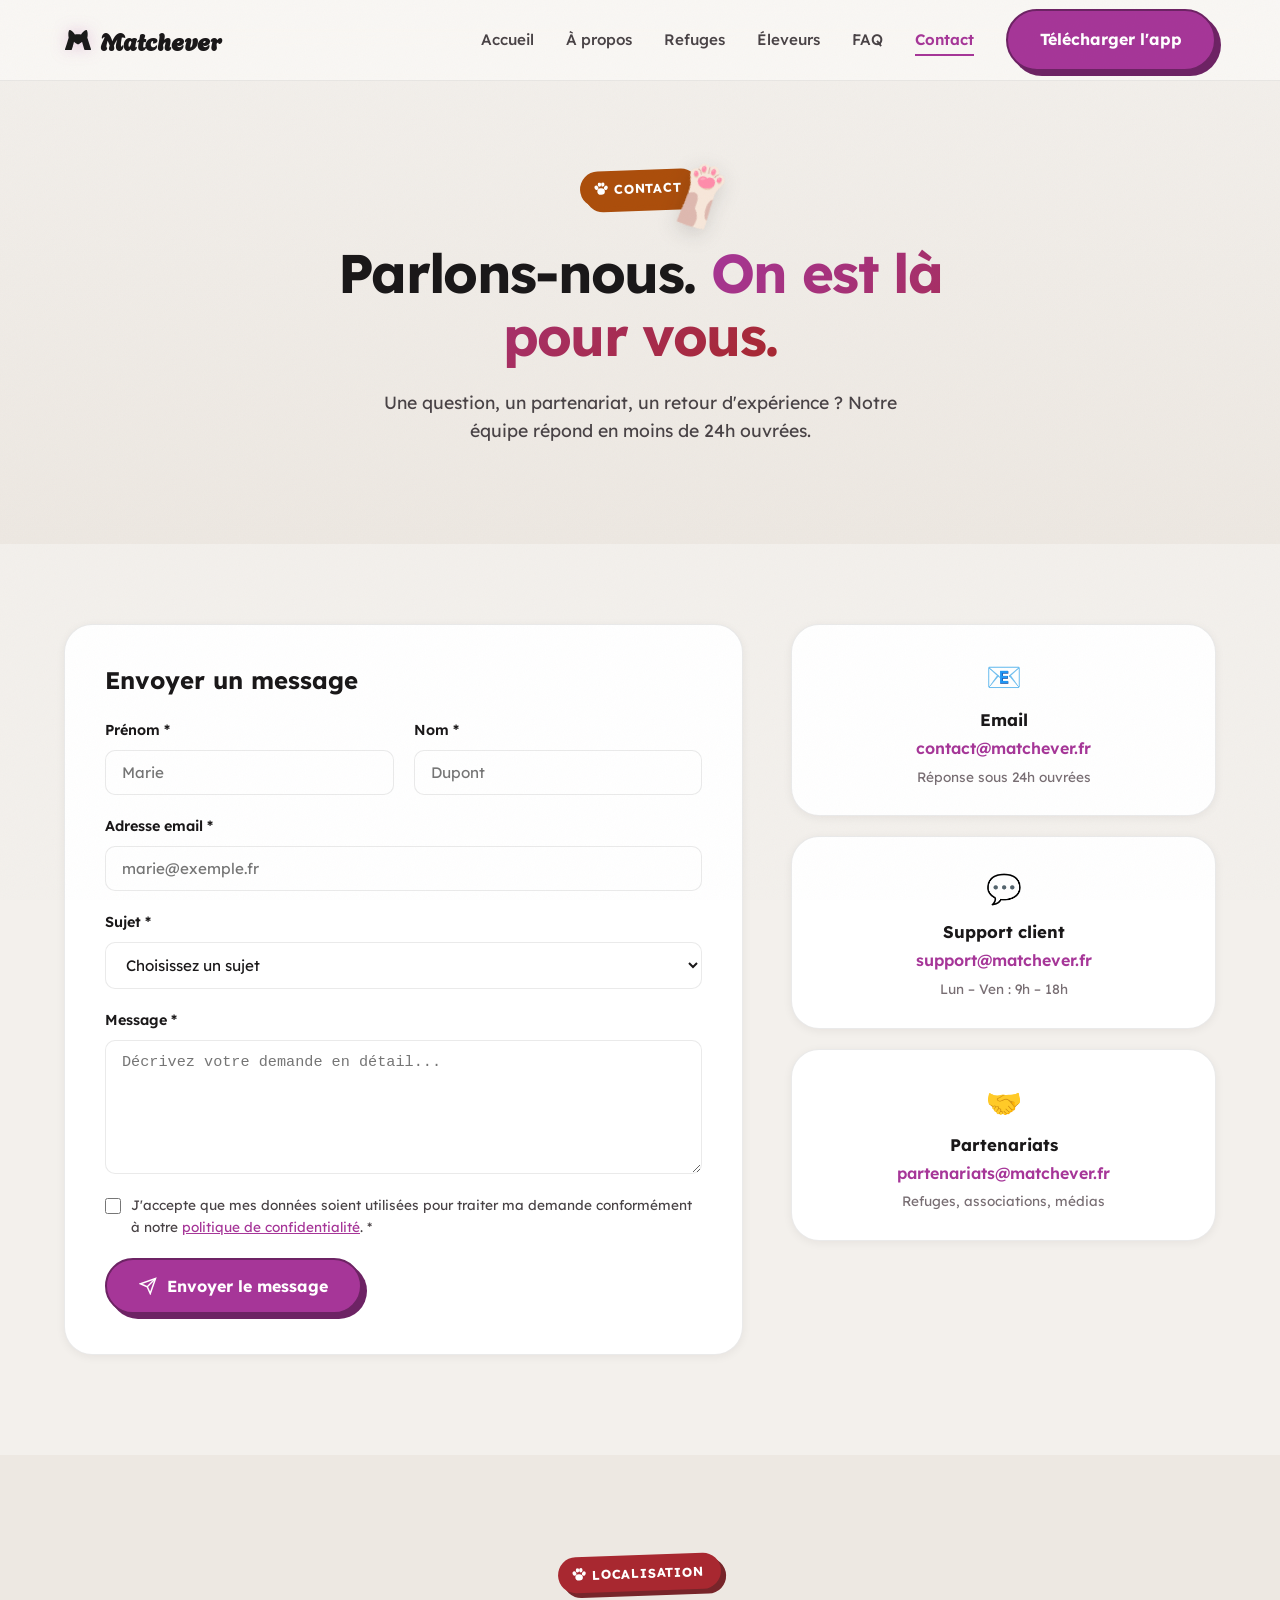
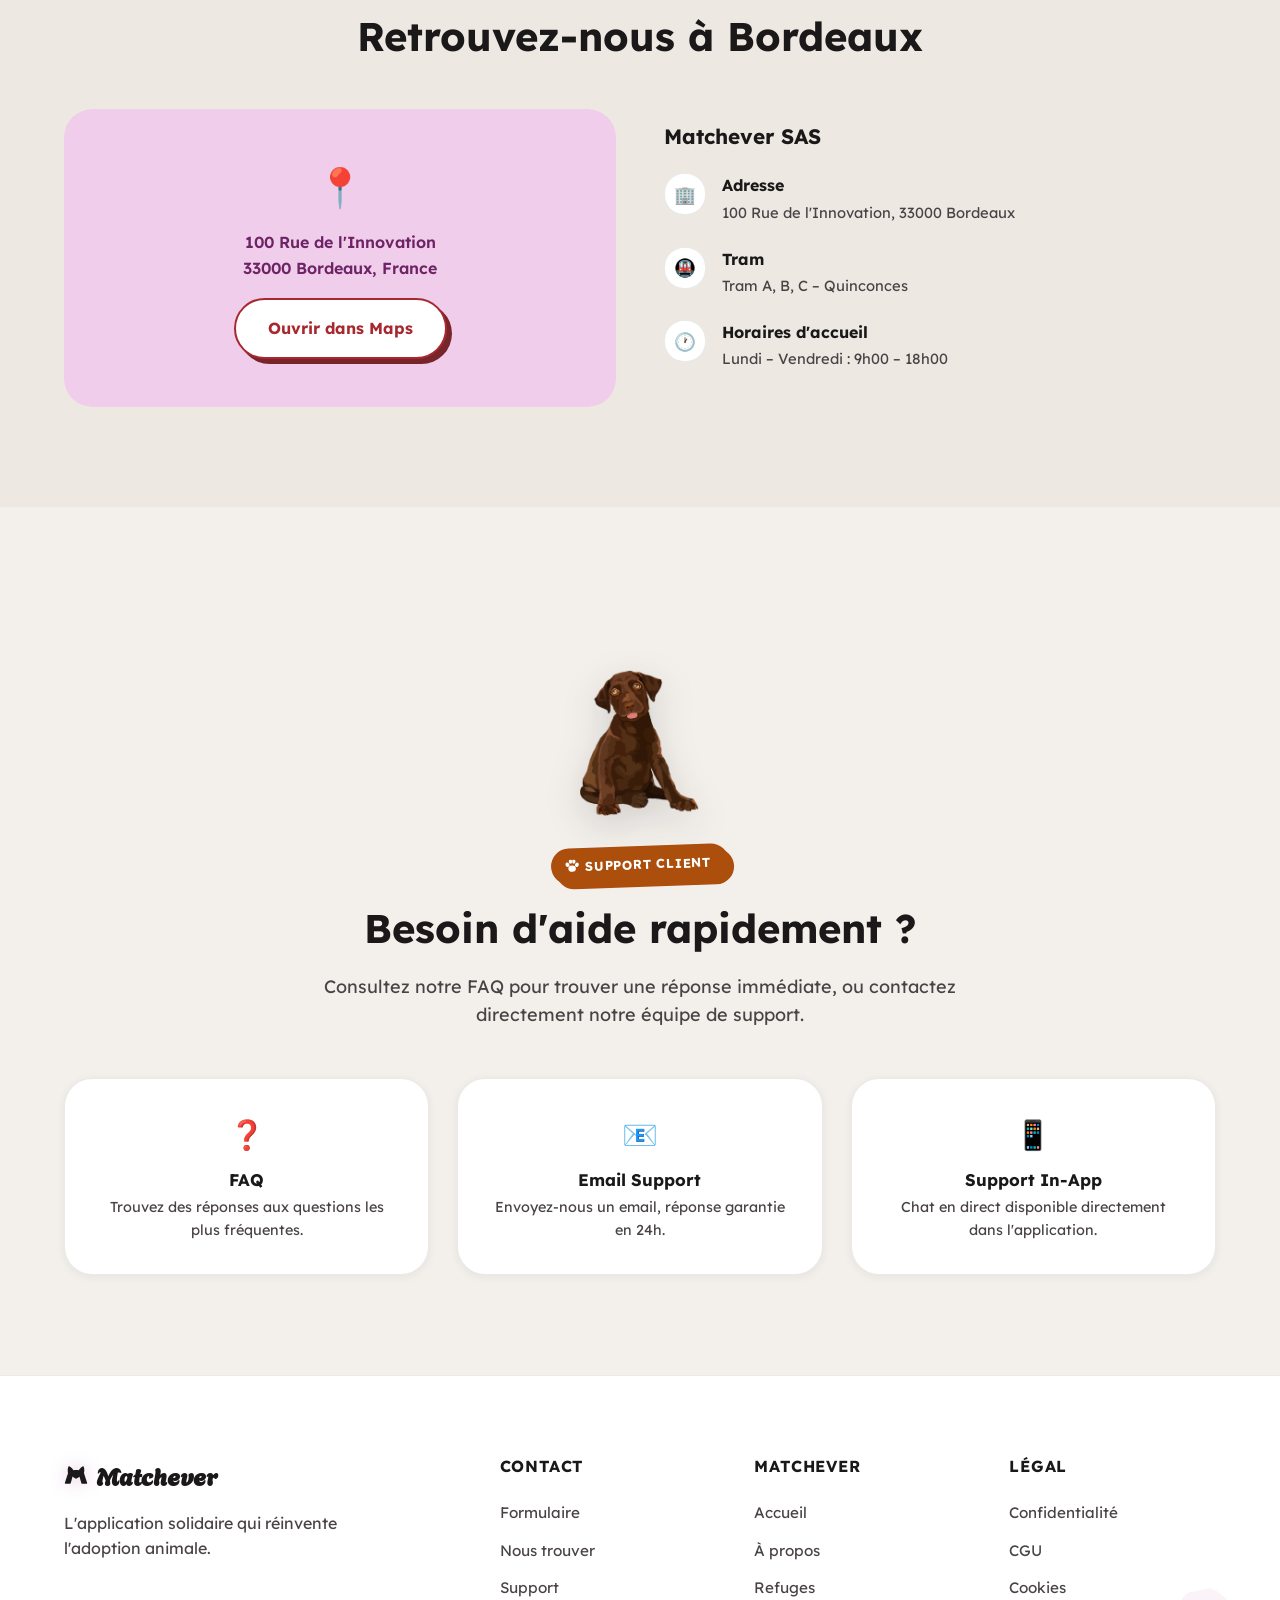
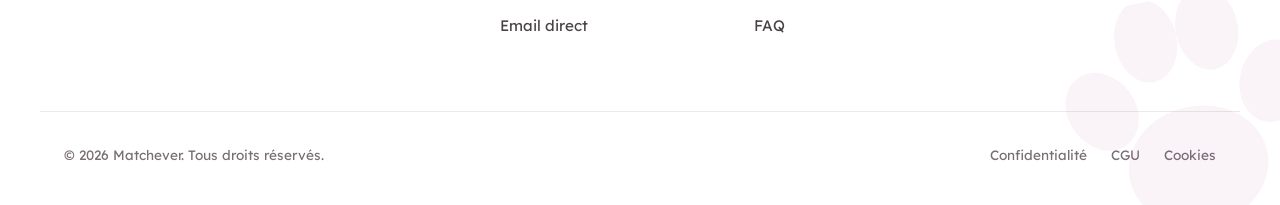
<file: contact.html>
<!DOCTYPE html>
<html lang="fr">

<head>
  <meta charset="UTF-8">
  <meta name="viewport" content="width=device-width, initial-scale=1.0">
  <title>Contact | Matchever</title>
  <meta name="description"
    content="Contactez l'équipe Matchever. Formulaire de contact, support client, et localisation de nos bureaux.">
  <link rel="icon" type="image/svg+xml" href="logo.svg">
  <link rel="stylesheet" href="style.css">
</head>

<body>

  <a href="#main-content" class="sr-only" tabindex="0">Aller directement au contenu principal</a>

  <header class="header" id="header" role="banner">
    <div class="container header-container">
      <a href="index.html" class="logo" aria-label="Matchever - Retour à l'accueil">
        <img src="logo.svg" alt="" class="logo-img" aria-hidden="true" width="28" height="28">
        <span>Matchever</span>
      </a>
      <button class="menu-toggle" id="menu-toggle" aria-expanded="false" aria-controls="nav-menu"
        aria-label="Ouvrir le menu">
        <svg width="24" height="24" viewBox="0 0 24 24" fill="none" stroke="currentColor" stroke-width="2"
          stroke-linecap="round" stroke-linejoin="round" aria-hidden="true">
          <line x1="3" y1="12" x2="21" y2="12"></line>
          <line x1="3" y1="6" x2="21" y2="6"></line>
          <line x1="3" y1="18" x2="21" y2="18"></line>
        </svg>
      </button>
      <nav class="nav-menu" id="nav-menu" role="navigation" aria-label="Menu principal">
        <a href="index.html" class="nav-link">Accueil</a>
        <a href="about.html" class="nav-link">À propos</a>
        <a href="refuge.html" class="nav-link">Refuges</a>
        <a href="eleveur.html" class="nav-link">Éleveurs</a>
        <a href="faq.html" class="nav-link">FAQ</a>
        <a href="contact.html" class="nav-link nav-link-active">Contact</a>
        <div class="nav-cta">
          <a href="index.html#download" class="btn btn-primary">Télécharger l'app</a>
        </div>
      </nav>
    </div>
  </header>

  <main id="main-content" role="main">

    <!-- Page Hero -->
    <section class="page-hero page-hero-contact" id="page-top">
      <div class="container page-hero-content">
        <div class="deco-sticker-anchor">
          <span class="section-tag">Contact</span>
          <img src="paw2.png" alt="" aria-hidden="true" class="deco-sticker deco-sticker-hero">
        </div>
        <h1>Parlons-nous. <span class="text-gradient">On est là pour vous.</span></h1>
        <p>Une question, un partenariat, un retour d'expérience ? Notre équipe répond en moins de 24h ouvrées.</p>
      </div>
    </section>

    <!-- Formulaire de contact -->
    <section class="contact-section reveal" id="formulaire">
      <div class="container contact-grid">

        <div class="contact-form-wrapper">
          <h2>Envoyer un message</h2>
          <form class="contact-form" id="contact-form" novalidate>
            <div class="form-row">
              <div class="form-group">
                <label for="contact-firstname">Prénom *</label>
                <input type="text" id="contact-firstname" name="firstname" placeholder="Marie" required
                  autocomplete="given-name">
              </div>
              <div class="form-group">
                <label for="contact-lastname">Nom *</label>
                <input type="text" id="contact-lastname" name="lastname" placeholder="Dupont" required
                  autocomplete="family-name">
              </div>
            </div>
            <div class="form-group">
              <label for="contact-email">Adresse email *</label>
              <input type="email" id="contact-email" name="email" placeholder="marie@exemple.fr" required
                autocomplete="email">
            </div>
            <div class="form-group">
              <label for="contact-subject">Sujet *</label>
              <select id="contact-subject" name="subject" required>
                <option value="" disabled selected>Choisissez un sujet</option>
                <option value="adoptant">Je suis un adoptant</option>
                <option value="refuge">Je représente un refuge</option>
                <option value="eleveur">Je suis un éleveur</option>
                <option value="partenariat">Partenariat / Presse</option>
                <option value="technique">Problème technique</option>
                <option value="autre">Autre</option>
              </select>
            </div>
            <div class="form-group">
              <label for="contact-message">Message *</label>
              <textarea id="contact-message" name="message" rows="6" placeholder="Décrivez votre demande en détail..."
                required></textarea>
            </div>
            <div class="form-group form-checkbox">
              <input type="checkbox" id="contact-rgpd" name="rgpd" required>
              <label for="contact-rgpd">J'accepte que mes données soient utilisées pour traiter ma demande conformément
                à notre <a href="privacy.html">politique de confidentialité</a>. *</label>
            </div>
            <button type="submit" class="btn btn-primary" id="contact-submit-btn">
              <svg width="18" height="18" viewBox="0 0 24 24" fill="none" stroke="currentColor" stroke-width="2"
                aria-hidden="true">
                <line x1="22" y1="2" x2="11" y2="13"></line>
                <polygon points="22 2 15 22 11 13 2 9 22 2"></polygon>
              </svg>
              Envoyer le message
            </button>
            <div class="form-success" id="form-success" aria-live="polite" style="display:none;">
              <span>✅ Merci ! Votre message a bien été envoyé. Nous vous répondrons dans les 24h.</span>
            </div>
          </form>
        </div>

        <aside class="contact-info">
          <div class="contact-info-card">
            <div class="contact-info-icon" aria-hidden="true">📧</div>
            <h3>Email</h3>
            <a href="mailto:contact@matchever.fr">contact@matchever.fr</a>
            <p>Réponse sous 24h ouvrées</p>
          </div>
          <div class="contact-info-card">
            <div class="contact-info-icon" aria-hidden="true">💬</div>
            <h3>Support client</h3>
            <a href="mailto:support@matchever.fr">support@matchever.fr</a>
            <p>Lun – Ven : 9h – 18h</p>
          </div>
          <div class="contact-info-card">
            <div class="contact-info-icon" aria-hidden="true">🤝</div>
            <h3>Partenariats</h3>
            <a href="mailto:partenariats@matchever.fr">partenariats@matchever.fr</a>
            <p>Refuges, associations, médias</p>
          </div>
        </aside>
      </div>
    </section>

    <!-- Localisation -->
    <section class="location-section reveal" id="localisation">
      <div class="container">
        <div class="text-center">
          <span class="section-tag section-tag-secondary">Localisation</span>
          <h2 class="section-title">Retrouvez-nous à Bordeaux</h2>
        </div>
        <div class="location-grid">
          <div class="location-map">
            <div class="map-placeholder" aria-label="Carte indiquant notre adresse à Bordeaux">
              <div class="map-pin" aria-hidden="true">📍</div>
              <p>100 Rue de l'Innovation</p>
              <p>33000 Bordeaux, France</p>
              <a href="https://maps.google.com" target="_blank" rel="noopener noreferrer" class="btn btn-secondary"
                style="margin-top:16px;">Ouvrir dans Maps</a>
            </div>
          </div>
          <div class="location-details">
            <h3>Matchever SAS</h3>
            <div class="location-detail-item">
              <span class="location-icon" aria-hidden="true">🏢</span>
              <div>
                <strong>Adresse</strong>
                <p>100 Rue de l'Innovation, 33000 Bordeaux</p>
              </div>
            </div>
            <div class="location-detail-item">
              <span class="location-icon" aria-hidden="true">🚇</span>
              <div>
                <strong>Tram</strong>
                <p>Tram A, B, C – Quinconces</p>
              </div>
            </div>
            <div class="location-detail-item">
              <span class="location-icon" aria-hidden="true">🕐</span>
              <div>
                <strong>Horaires d'accueil</strong>
                <p>Lundi – Vendredi : 9h00 – 18h00</p>
              </div>
            </div>
          </div>
        </div>
      </div>
    </section>

    <!-- Support client -->
    <section class="support-section reveal" id="support">
      <div class="container text-center">
        <img src="dog2.png" alt="" aria-hidden="true" class="section-mascot-top">
        <span class="section-tag">Support client</span>
        <h2 class="section-title">Besoin d'aide rapidement ?</h2>
        <p class="section-desc">Consultez notre FAQ pour trouver une réponse immédiate, ou contactez directement notre
          équipe de support.</p>
        <div class="support-options">
          <a href="faq.html" class="support-option-card">
            <div class="support-option-icon" aria-hidden="true">❓</div>
            <h3>FAQ</h3>
            <p>Trouvez des réponses aux questions les plus fréquentes.</p>
          </a>
          <a href="mailto:support@matchever.fr" class="support-option-card">
            <div class="support-option-icon" aria-hidden="true">📧</div>
            <h3>Email Support</h3>
            <p>Envoyez-nous un email, réponse garantie en 24h.</p>
          </a>
          <a href="index.html#download" class="support-option-card">
            <div class="support-option-icon" aria-hidden="true">📱</div>
            <h3>Support In-App</h3>
            <p>Chat en direct disponible directement dans l'application.</p>
          </a>
        </div>
      </div>
    </section>

  </main>

  <footer class="footer" role="contentinfo">
    <div class="container footer-grid">
      <div class="footer-brand">
        <a href="index.html" class="logo" aria-label="Matchever - Retour à l'accueil">
          <img src="logo.svg" alt="" class="logo-img" aria-hidden="true" width="24" height="24">
          <span>Matchever</span>
        </a>
        <p>L'application solidaire qui réinvente l'adoption animale.</p>
      </div>
      <div class="footer-col">
        <h4>Contact</h4>
        <ul class="footer-links">
          <li><a href="#formulaire">Formulaire</a></li>
          <li><a href="#localisation">Nous trouver</a></li>
          <li><a href="#support">Support</a></li>
          <li><a href="mailto:contact@matchever.fr">Email direct</a></li>
        </ul>
      </div>
      <div class="footer-col">
        <h4>Matchever</h4>
        <ul class="footer-links">
          <li><a href="index.html">Accueil</a></li>
          <li><a href="about.html">À propos</a></li>
          <li><a href="refuge.html">Refuges</a></li>
          <li><a href="faq.html">FAQ</a></li>
        </ul>
      </div>
      <div class="footer-col">
        <h4>Légal</h4>
        <ul class="footer-links">
          <li><a href="privacy.html">Confidentialité</a></li>
          <li><a href="terms.html">CGU</a></li>
          <li><a href="cookies.html">Cookies</a></li>
        </ul>
      </div>
    </div>
    <div class="container footer-bottom">
      <p>&copy; 2026 Matchever. Tous droits réservés.</p>
      <div class="footer-legal-links">
        <a href="privacy.html">Confidentialité</a>
        <a href="terms.html">CGU</a>
        <a href="cookies.html">Cookies</a>
      </div>
    </div>
  </footer>

  <script src="app.js"></script>
  <script>
    // Contact form handler
    const form = document.getElementById('contact-form');
    if (form) {
      form.addEventListener('submit', (e) => {
        e.preventDefault();
        const success = document.getElementById('form-success');
        const btn = document.getElementById('contact-submit-btn');
        btn.textContent = 'Envoi en cours...';
        btn.disabled = true;
        setTimeout(() => {
          success.style.display = 'block';
          form.reset();
          btn.textContent = 'Message envoyé ✓';
        }, 1200);
      });
    }
  </script>
</body>

</html>
</file>
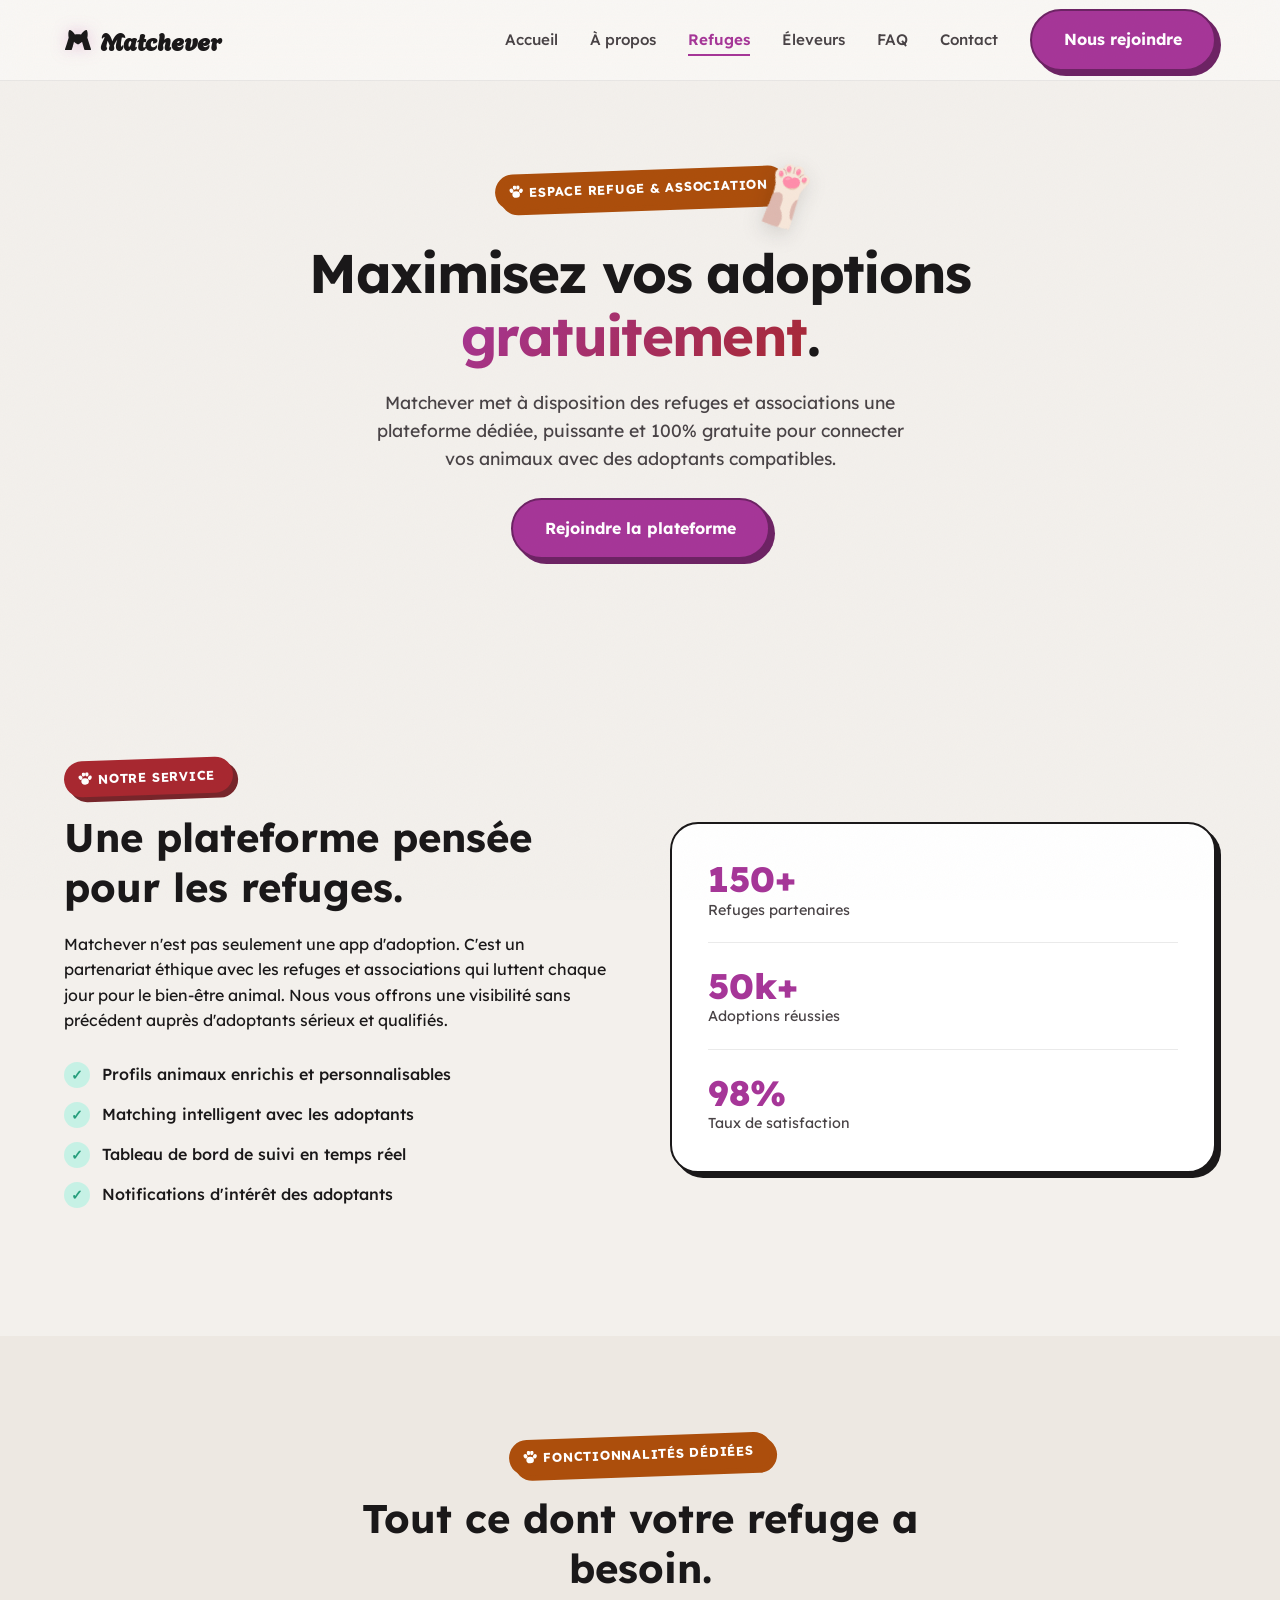
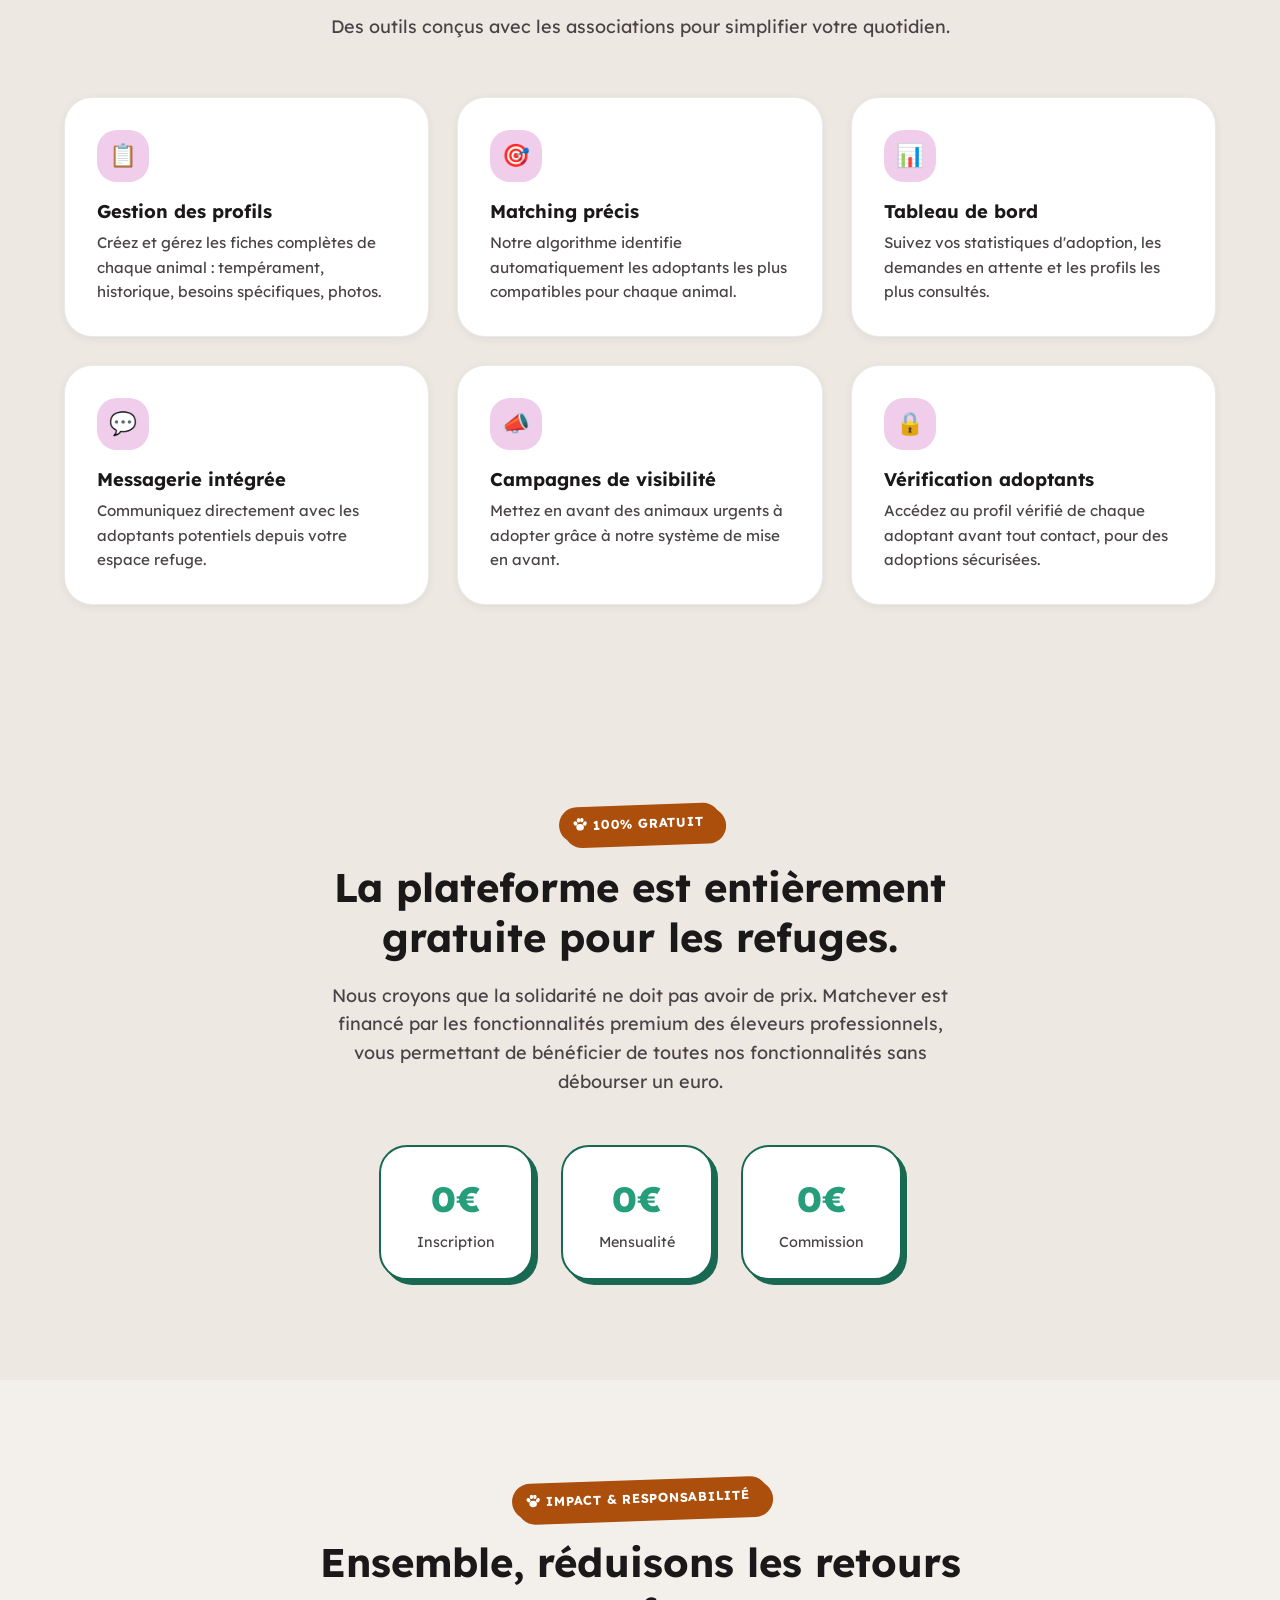
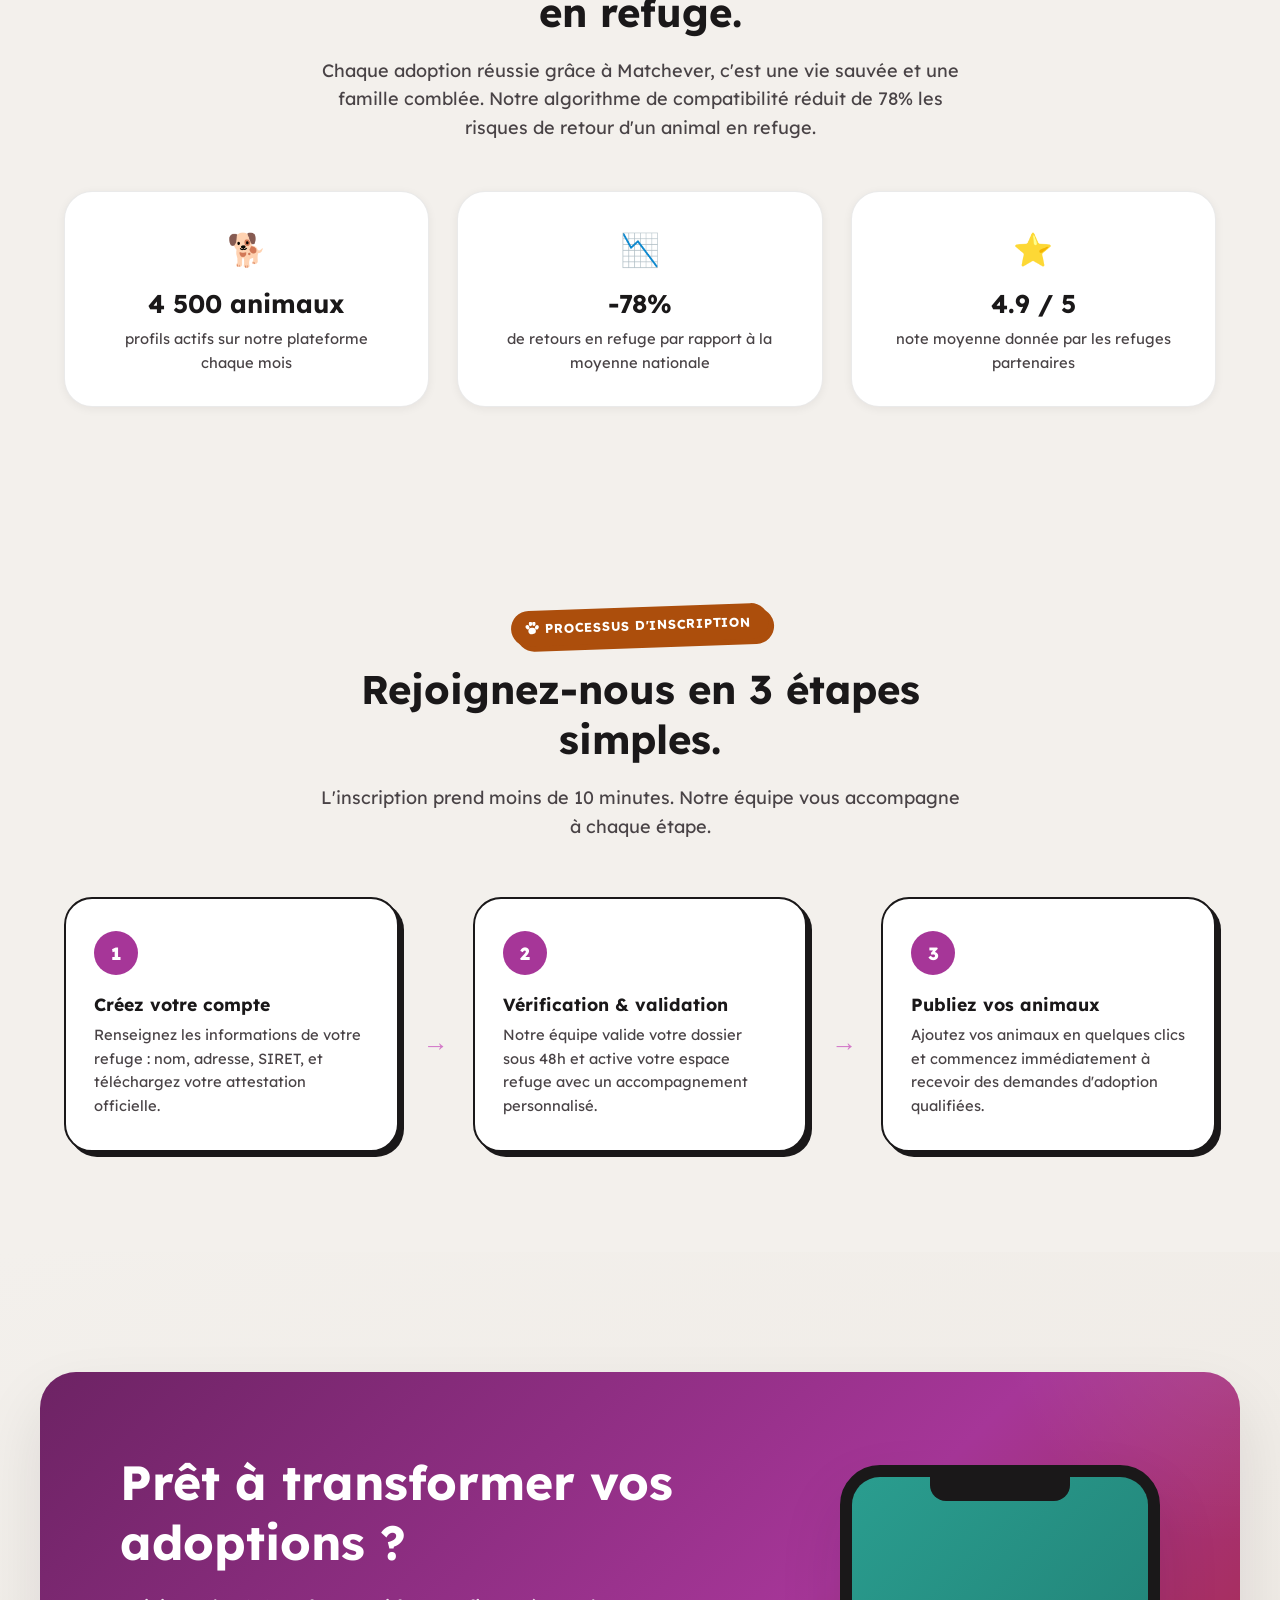
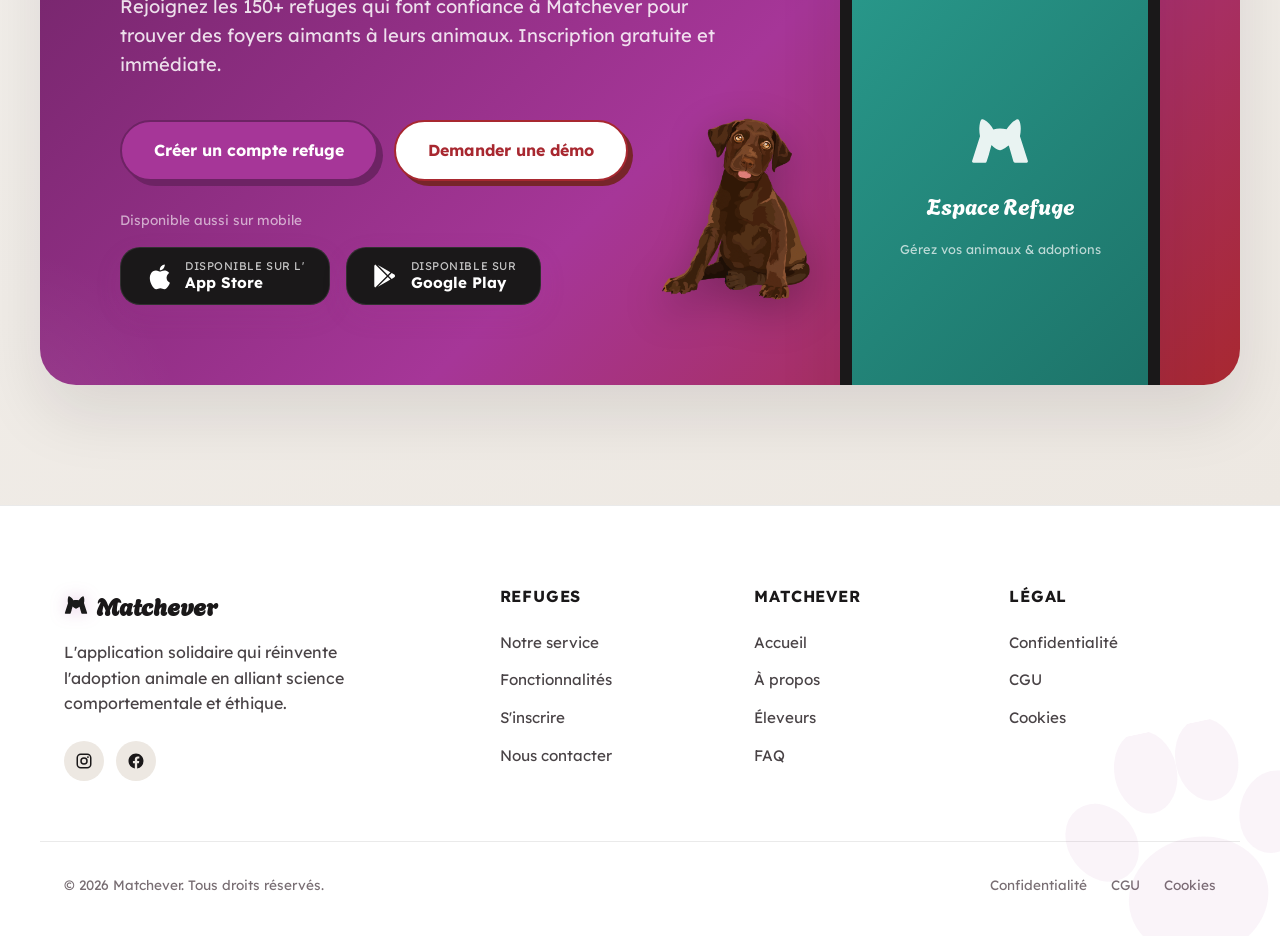
<file: refuge.html>
<!DOCTYPE html>
<html lang="fr">

<head>
  <meta charset="UTF-8">
  <meta name="viewport" content="width=device-width, initial-scale=1.0">
  <title>Espace Refuge & Association | Matchever</title>
  <meta name="description"
    content="Rejoignez Matchever en tant que refuge ou association de protection animale. Plateforme gratuite, dédiée, et solidaire pour maximiser vos adoptions.">
  <link rel="icon" type="image/svg+xml" href="logo.svg">
  <link rel="stylesheet" href="style.css">
</head>

<body>

  <a href="#main-content" class="sr-only" tabindex="0">Aller directement au contenu principal</a>

  <header class="header" id="header" role="banner">
    <div class="container header-container">
      <a href="index.html" class="logo" aria-label="Matchever - Retour à l'accueil">
        <img src="logo.svg" alt="" class="logo-img" aria-hidden="true" width="28" height="28">
        <span>Matchever</span>
      </a>
      <button class="menu-toggle" id="menu-toggle" aria-expanded="false" aria-controls="nav-menu"
        aria-label="Ouvrir le menu de navigation">
        <svg width="24" height="24" viewBox="0 0 24 24" fill="none" stroke="currentColor" stroke-width="2"
          stroke-linecap="round" stroke-linejoin="round" aria-hidden="true">
          <line x1="3" y1="12" x2="21" y2="12"></line>
          <line x1="3" y1="6" x2="21" y2="6"></line>
          <line x1="3" y1="18" x2="21" y2="18"></line>
        </svg>
      </button>
      <nav class="nav-menu" id="nav-menu" role="navigation" aria-label="Menu principal">
        <a href="index.html" class="nav-link">Accueil</a>
        <a href="about.html" class="nav-link">À propos</a>
        <a href="refuge.html" class="nav-link nav-link-active">Refuges</a>
        <a href="eleveur.html" class="nav-link">Éleveurs</a>
        <a href="faq.html" class="nav-link">FAQ</a>
        <a href="contact.html" class="nav-link">Contact</a>
        <div class="nav-cta">
          <a href="#rejoindre" class="btn btn-primary">Nous rejoindre</a>
        </div>
      </nav>
    </div>
  </header>

  <main id="main-content" role="main">

    <!-- Page Hero -->
    <section class="page-hero" id="page-top">
      <div class="container page-hero-content">
        <div class="deco-sticker-anchor">
          <span class="section-tag">Espace Refuge & Association</span>
          <img src="paw2.png" alt="" aria-hidden="true" class="deco-sticker deco-sticker-hero">
        </div>
        <h1>Maximisez vos adoptions <span class="text-gradient">gratuitement</span>.</h1>
        <p>Matchever met à disposition des refuges et associations une plateforme dédiée, puissante et 100% gratuite
          pour connecter vos animaux avec des adoptants compatibles.</p><br>
        <a href="#rejoindre" class="btn btn-primary">Rejoindre la plateforme</a>
      </div>
    </section>

    <!-- Présentation du service -->
    <section class="content-section reveal" id="presentation">
      <div class="container two-col-grid">
        <div class="two-col-text">
          <span class="section-tag section-tag-secondary">Notre service</span>
          <h2 class="section-title">Une plateforme pensée pour les refuges.</h2>
          <p>Matchever n'est pas seulement une app d'adoption. C'est un partenariat éthique avec les refuges et
            associations qui luttent chaque jour pour le bien-être animal. Nous vous offrons une visibilité sans
            précédent auprès d'adoptants sérieux et qualifiés.</p>
          <ul class="feature-list">
            <li><span class="feature-check">✓</span> Profils animaux enrichis et personnalisables</li>
            <li><span class="feature-check">✓</span> Matching intelligent avec les adoptants</li>
            <li><span class="feature-check">✓</span> Tableau de bord de suivi en temps réel</li>
            <li><span class="feature-check">✓</span> Notifications d'intérêt des adoptants</li>
          </ul>
        </div>
        <div class="two-col-visual">
          <div class="visual-card">
            <div class="visual-stat">
              <span class="visual-stat-number">150+</span>
              <span class="visual-stat-label">Refuges partenaires</span>
            </div>
            <div class="visual-stat">
              <span class="visual-stat-number">50k+</span>
              <span class="visual-stat-label">Adoptions réussies</span>
            </div>
            <div class="visual-stat">
              <span class="visual-stat-number">98%</span>
              <span class="visual-stat-label">Taux de satisfaction</span>
            </div>
          </div>
        </div>
      </div>
    </section>

    <!-- Fonctionnalités dédiées -->
    <section class="features-section reveal" id="fonctionnalites">
      <div class="container">
        <div class="text-center">
          <span class="section-tag">Fonctionnalités dédiées</span>
          <h2 class="section-title">Tout ce dont votre refuge a besoin.</h2>
          <p class="section-desc">Des outils conçus avec les associations pour simplifier votre quotidien.</p>
        </div>
        <div class="features-grid">
          <article class="feature-card">
            <div class="feature-icon" aria-hidden="true">📋</div>
            <h3>Gestion des profils</h3>
            <p>Créez et gérez les fiches complètes de chaque animal : tempérament, historique, besoins spécifiques,
              photos.</p>
          </article>
          <article class="feature-card">
            <div class="feature-icon" aria-hidden="true">🎯</div>
            <h3>Matching précis</h3>
            <p>Notre algorithme identifie automatiquement les adoptants les plus compatibles pour chaque animal.</p>
          </article>
          <article class="feature-card">
            <div class="feature-icon" aria-hidden="true">📊</div>
            <h3>Tableau de bord</h3>
            <p>Suivez vos statistiques d'adoption, les demandes en attente et les profils les plus consultés.</p>
          </article>
          <article class="feature-card">
            <div class="feature-icon" aria-hidden="true">💬</div>
            <h3>Messagerie intégrée</h3>
            <p>Communiquez directement avec les adoptants potentiels depuis votre espace refuge.</p>
          </article>
          <article class="feature-card">
            <div class="feature-icon" aria-hidden="true">📣</div>
            <h3>Campagnes de visibilité</h3>
            <p>Mettez en avant des animaux urgents à adopter grâce à notre système de mise en avant.</p>
          </article>
          <article class="feature-card">
            <div class="feature-icon" aria-hidden="true">🔒</div>
            <h3>Vérification adoptants</h3>
            <p>Accédez au profil vérifié de chaque adoptant avant tout contact, pour des adoptions sécurisées.</p>
          </article>
        </div>
      </div>
    </section>

    <!-- Gratuité -->
    <section class="highlight-section reveal" id="gratuite">
      <div class="container text-center">
        <span class="section-tag">100% Gratuit</span>
        <h2 class="section-title">La plateforme est entièrement gratuite pour les refuges.</h2>
        <p class="section-desc">Nous croyons que la solidarité ne doit pas avoir de prix. Matchever est financé par les
          fonctionnalités premium des éleveurs professionnels, vous permettant de bénéficier de toutes nos
          fonctionnalités sans débourser un euro.</p>
        <div class="highlight-badges">
          <div class="highlight-badge">
            <span>0€</span>
            <p>Inscription</p>
          </div>
          <div class="highlight-badge">
            <span>0€</span>
            <p>Mensualité</p>
          </div>
          <div class="highlight-badge">
            <span>0€</span>
            <p>Commission</p>
          </div>
        </div>
      </div>
    </section>

    <!-- Impact & Responsabilité -->
    <section class="content-section reveal" id="impact">
      <div class="container text-center">
        <span class="section-tag">Impact & Responsabilité</span>
        <h2 class="section-title">Ensemble, réduisons les retours en refuge.</h2>
        <p class="section-desc">Chaque adoption réussie grâce à Matchever, c'est une vie sauvée et une famille comblée.
          Notre algorithme de compatibilité réduit de 78% les risques de retour d'un animal en refuge.</p>
        <div class="impact-grid">
          <div class="impact-item">
            <div class="impact-icon">🐕</div>
            <h3>4 500 animaux</h3>
            <p>profils actifs sur notre plateforme chaque mois</p>
          </div>
          <div class="impact-item">
            <div class="impact-icon">📉</div>
            <h3>-78%</h3>
            <p>de retours en refuge par rapport à la moyenne nationale</p>
          </div>
          <div class="impact-item">
            <div class="impact-icon">⭐</div>
            <h3>4.9 / 5</h3>
            <p>note moyenne donnée par les refuges partenaires</p>
          </div>
        </div>
      </div>
    </section>

    <!-- Processus d'inscription -->
    <section class="process-section reveal" id="inscription">
      <div class="container">
        <div class="text-center">
          <span class="section-tag">Processus d'inscription</span>
          <h2 class="section-title">Rejoignez-nous en 3 étapes simples.</h2>
          <p class="section-desc">L'inscription prend moins de 10 minutes. Notre équipe vous accompagne à chaque étape.
          </p>
        </div>
        <div class="process-steps">
          <div class="process-step">
            <div class="process-step-num">1</div>
            <h3>Créez votre compte</h3>
            <p>Renseignez les informations de votre refuge : nom, adresse, SIRET, et téléchargez votre attestation
              officielle.</p>
          </div>
          <div class="process-arrow" aria-hidden="true">→</div>
          <div class="process-step">
            <div class="process-step-num">2</div>
            <h3>Vérification &amp; validation</h3>
            <p>Notre équipe valide votre dossier sous 48h et active votre espace refuge avec un accompagnement
              personnalisé.</p>
          </div>
          <div class="process-arrow" aria-hidden="true">→</div>
          <div class="process-step">
            <div class="process-step-num">3</div>
            <h3>Publiez vos animaux</h3>
            <p>Ajoutez vos animaux en quelques clics et commencez immédiatement à recevoir des demandes d'adoption
              qualifiées.</p>
          </div>
        </div>
      </div>
    </section>

    <!-- CTA Rejoindre -->
    <section class="cta-section reveal" id="rejoindre">
      <div class="container cta-container">
        <img src="dog2.png" alt="" aria-hidden="true" class="cta-dog">
        <div class="cta-content">
          <h2>Prêt à transformer vos adoptions ?</h2>
          <p>Rejoignez les 150+ refuges qui font confiance à Matchever pour trouver des foyers aimants à leurs animaux.
            Inscription gratuite et immédiate.</p>
          <div class="cta-join-buttons">
            <a href="contact.html" class="btn btn-primary" id="refuge-join-btn">Créer un compte refuge</a>
            <a href="contact.html" class="btn btn-secondary">Demander une démo</a>
          </div>
          <div class="cta-store-divider">
            <span>Disponible aussi sur mobile</span>
          </div>
          <div class="app-badges">
            <a href="https://www.apple.com/app-store/" class="app-badge-btn" target="_blank" rel="noopener noreferrer"
              aria-label="Télécharger Matchever sur l'App Store">
              <svg viewBox="0 0 32 32" width="24" height="24" aria-hidden="true">
                <path
                  d="M26.5058 27.625C25.33 29.3817 24.0833 31.0958 22.185 31.1242C20.2866 31.1667 19.6775 30.005 17.5241 30.005C15.3566 30.005 14.6908 31.0958 12.8916 31.1667C11.0358 31.2375 9.6333 29.2967 8.4433 27.5825C6.0208 24.0833 4.16497 17.6375 6.6583 13.3025C7.8908 11.1492 10.1008 9.78916 12.495 9.74666C14.3083 9.71833 16.0366 10.9792 17.1558 10.9792C18.2608 10.9792 20.3575 9.46333 22.5533 9.68999C23.4741 9.73249 26.0525 10.0583 27.71 12.495C27.5825 12.58 24.6358 14.3083 24.6641 17.8925C24.7066 22.1708 28.4183 23.6017 28.4608 23.6158C28.4183 23.715 27.8658 25.6558 26.5058 27.625ZM18.4166 4.95833C19.4508 3.78249 21.165 2.88999 22.5816 2.83333C22.7658 4.49083 22.1 6.16249 21.1083 7.35249C20.1308 8.55666 18.5158 9.49166 16.9291 9.36416C16.7166 7.73499 17.51 6.03499 18.4166 4.95833Z">
              </svg>
              <div class="app-badge-text">
                <span class="app-badge-small">Disponible sur l'</span>
                <span class="app-badge-large">App Store</span>
              </div>
            </a>
            <a href="https://play.google.com/store" class="app-badge-btn" target="_blank" rel="noopener noreferrer"
              aria-label="Télécharger Matchever sur Google Play">
              <svg width="24" height="24" viewBox="0 0 34 34" aria-hidden="true">
                <path
                  d="M4 28.9958V4.9125C4 4.07667 4.48167 3.34 5.19 3L19.1442 16.9542L5.19 30.9083C4.48167 30.5542 4 29.8317 4 28.9958ZM23.5642 21.3742L8.32083 30.1858L20.3483 18.1583L23.5642 21.3742ZM28.31 15.2683C28.7917 15.6508 29.1458 16.2458 29.1458 16.9542C29.1458 17.6625 28.8342 18.2292 28.3383 18.6258L25.0942 20.4958L21.5525 16.9542L25.0942 13.4125L28.31 15.2683ZM8.32083 3.7225L23.5642 12.5342L20.3483 15.75L8.32083 3.7225Z" />
              </svg>
              <div class="app-badge-text">
                <span class="app-badge-small">Disponible sur</span>
                <span class="app-badge-large">Google Play</span>
              </div>
            </a>
          </div>
        </div>
        <div class="cta-phone-mockup" aria-hidden="true">
          <div class="phone-frame">
            <div class="phone-notch"></div>
            <div class="phone-screen"
              style="background: linear-gradient(135deg, #2A9D8F 0%, #1B6E64 100%); display:flex; align-items:center; justify-content:center; flex-direction:column; gap:16px; padding:24px;">
              <img src="logo.svg" alt="" width="60" height="60" style="filter: brightness(0) invert(1); opacity:0.9;">
              <p style="color:white; font-family:'Agbalumo',cursive; font-size:1.4rem; text-align:center;">Espace Refuge
              </p>
              <p style="color:rgba(255,255,255,0.7); font-size:0.8rem; text-align:center;">Gérez vos animaux &amp;
                adoptions</p>
            </div>
          </div>
        </div>
      </div>
    </section>

  </main>

  <footer class="footer" role="contentinfo">
    <div class="container footer-grid">
      <div class="footer-brand">
        <a href="index.html" class="logo" aria-label="Matchever - Retour à l'accueil">
          <img src="logo.svg" alt="" class="logo-img" aria-hidden="true" width="24" height="24">
          <span>Matchever</span>
        </a>
        <p>L'application solidaire qui réinvente l'adoption animale en alliant science comportementale et éthique.</p>
        <div class="social-links">
          <a href="https://instagram.com" class="social-btn" aria-label="Instagram" target="_blank"
            rel="noopener noreferrer">
            <svg viewBox="0 0 24 24" aria-hidden="true">
              <path
                d="M7.8,2H16.2C19.4,2 22,4.6 22,7.8V16.2A5.8,5.8 0 0,1 16.2,22H7.8C4.6,22 2,19.4 2,16.2V7.8A5.8,5.8 0 0,1 7.8,2M7.6,4A3.6,3.6 0 0,0 4,7.6V16.4A3.6,3.6 0 0,0 7.6,20H16.4A3.6,3.6 0 0,0 20,16.4V7.6A3.6,3.6 0 0,0 16.4,4H7.6M12,7A5,5 0 0,1 17,12A5,5 0 0,1 12,17A5,5 0 0,1 7,12A5,5 0 0,1 12,7M12,9A3,3 0 0,0 9,12A3,3 0 0,0 12,15A3,3 0 0,0 15,12A3,3 0 0,0 12,9M17.25,5.5A1.25,1.25 0 0,1 18.5,6.75A1.25,1.25 0 0,1 17.25,8A1.25,1.25 0 0,1 16,6.75A1.25,1.25 0 0,1 17.25,5.5Z" />
            </svg>
          </a>
          <a href="https://facebook.com" class="social-btn" aria-label="Facebook" target="_blank"
            rel="noopener noreferrer">
            <svg viewBox="0 0 24 24" aria-hidden="true">
              <path
                d="M12 2.04c-5.5 0-10 4.49-10 10.02 0 5 3.66 9.15 8.44 9.9v-7H7.9v-2.9h2.54V9.85c0-2.51 1.49-3.89 3.78-3.89 1.09 0 2.23.19 2.23.19v2.46h-1.26c-1.24 0-1.63.77-1.63 1.56v1.88h2.78l-.45 2.9h-2.33v7a10 10 0 0 0 8.44-9.9c0-5.53-4.5-10.02-10-10.02z" />
            </svg>
          </a>
        </div>
      </div>
      <div class="footer-col">
        <h4>Refuges</h4>
        <ul class="footer-links">
          <li><a href="#presentation">Notre service</a></li>
          <li><a href="#fonctionnalites">Fonctionnalités</a></li>
          <li><a href="#inscription">S'inscrire</a></li>
          <li><a href="contact.html">Nous contacter</a></li>
        </ul>
      </div>
      <div class="footer-col">
        <h4>Matchever</h4>
        <ul class="footer-links">
          <li><a href="index.html">Accueil</a></li>
          <li><a href="about.html">À propos</a></li>
          <li><a href="eleveur.html">Éleveurs</a></li>
          <li><a href="faq.html">FAQ</a></li>
        </ul>
      </div>
      <div class="footer-col">
        <h4>Légal</h4>
        <ul class="footer-links">
          <li><a href="privacy.html">Confidentialité</a></li>
          <li><a href="terms.html">CGU</a></li>
          <li><a href="cookies.html">Cookies</a></li>
        </ul>
      </div>
    </div>
    <div class="container footer-bottom">
      <p>&copy; 2026 Matchever. Tous droits réservés.</p>
      <div class="footer-legal-links">
        <a href="privacy.html">Confidentialité</a>
        <a href="terms.html">CGU</a>
        <a href="cookies.html">Cookies</a>
      </div>
    </div>
  </footer>

  <script src="app.js"></script>
</body>

</html>
</file>
<file: style.css>
/* ============================================================
   Google Fonts Import — DOIT rester la toute première règle
   du fichier, sinon le navigateur l'ignore silencieusement.
   ============================================================ */
@import url("https://fonts.googleapis.com/css2?family=Agbalumo&family=Lexend:wght@300;400;500;600;700;800&family=Nunito+Sans:ital,wght@0,400;0,600;0,700;1,400;1,600;1,700&display=swap");

/* =============================================
   DESIGN SYSTEM — Matchever (charte officielle)
   ============================================= */
:root {
  /* Primary — Mauve */
  --primary-50: #FCF7FC;
  --primary-100: #EFCDEB;
  --primary-200: #E1A3D9;
  --primary-300: #D379C8;
  --primary-400: #C64EB7;
  --primary-500: #A63698;
  --primary-600: #8A2D7E;
  --primary-700: #6D2364;
  --primary-800: #4D1947;
  --primary-900: #31102D;

  --primary: var(--primary-500);
  --primary-hover: var(--primary-600);
  --primary-light: var(--primary-100);
  --primary-dark: var(--primary-700);
  --primary-glow: rgba(166, 54, 152, 0.28);

  /* Secondary — Brique */
  --secondary-50: #FDF3F4;
  --secondary-100: #FCE4E6;
  --secondary-200: #FACED1;
  --secondary-300: #F5ACB1;
  --secondary-400: #ED7C83;
  --secondary-500: #E1525B;
  --secondary-600: #CD353E;
  --secondary-700: #A82830;
  --secondary-800: #8F252C;
  --secondary-900: #77252A;

  --secondary: var(--secondary-700);
  --secondary-hover: var(--secondary-800);
  --secondary-light: var(--secondary-100);
  --secondary-dark: var(--secondary-900);

  /* Texte de marque sur fond clair : identique à --primary/--secondary. */
  --primary-text: var(--primary);
  --secondary-text: var(--secondary);

  /* Accent — Tangerine */
  --accent-50: #FEF9F5;
  --accent-100: #FBE0CD;
  --accent-200: #F9C7A4;
  --accent-300: #F6AE7B;
  --accent-400: #F39553;
  --accent-500: #F07C2A;
  --accent-600: #DA630F;
  --accent-700: #AC4E0C;
  --accent-800: #793709;

  --accent: var(--accent-500);
  --accent-light: var(--accent-100);
  --accent-glow: rgba(240, 124, 42, 0.30);

  /* Success — Teal */
  --success-50: #F7FDFB;
  --success-100: #C6F1E5;
  --success-500: #269E7C;
  --success-700: #196852;
  --success: var(--success-500);
  --success-light: var(--success-100);

  /* Info — Ciel */
  --info-50: #F6FBFE;
  --info-100: #D1EBF8;
  --info-500: #3AACE0;
  --info-700: #19759F;
  --info: var(--info-500);
  --info-light: var(--info-100);

  /* Neutrals — Muslin (fond) & Elerie (texte) */
  --bg-primary: #F3F0EC;
  --bg-secondary: #EDE8E2;
  --bg-white: #ffffff;
  --bg-dark: #1A1819;
  --bg-surface: #ffffff;
  --bg-glass: rgba(251, 250, 249, 0.72);
  --bg-glass-border: rgba(26, 24, 25, 0.07);

  --text-primary: #1A1819;
  --text-secondary: #494346;
  --text-light: #786E73;

  --border-color: rgba(26, 24, 25, 0.09);

  /* Ombres chaudes teintées marque */
  --shadow-sm: 0 2px 10px rgba(26, 24, 25, 0.06);
  --shadow-md: 0 10px 28px rgba(166, 54, 152, 0.10);
  --shadow-lg: 0 24px 56px rgba(166, 54, 152, 0.14);
  --shadow-card: 0 30px 64px rgba(26, 24, 25, 0.10);
  --shadow-glow: 0 0 32px var(--primary-glow);

  /* Ombres "carte à jouer" — signature du refresh trendy */
  --shadow-pop: 5px 5px 0px var(--text-primary);
  --shadow-pop-primary: 5px 5px 0px var(--primary-700);
  --shadow-pop-accent: 5px 5px 0px var(--accent-700);

  /* Hero orbs (organiques) */
  --orb-1: var(--primary-100);
  --orb-2: var(--accent-100);
  --orb-3: var(--success-100);

  /* Transitions */
  --transition-fast: 0.15s cubic-bezier(0.4, 0, 0.2, 1);
  --transition-normal: 0.3s cubic-bezier(0.4, 0, 0.2, 1);
  --transition-slow: 0.6s cubic-bezier(0.4, 0, 0.2, 1);
  --transition-bounce: 0.3s cubic-bezier(0.34, 1.56, 0.64, 1);

  /* Border Radius */
  --radius-sm: 10px;
  --radius-md: 20px;
  --radius-lg: 28px;
  --radius-xl: 36px;
  --radius-full: 9999px;

  --max-width: 1200px;
}

/* ------------------------------------------------------------
   TEXTURE DE GRAIN — chaleur éditoriale
   ------------------------------------------------------------ */
body {
  position: relative;
}

body::before {
  content: "";
  position: fixed;
  inset: 0;
  pointer-events: none;
  z-index: 9999;
  opacity: 0.035;
  background-image: url("data:image/svg+xml,%3Csvg xmlns='http://www.w3.org/2000/svg' width='120' height='120'%3E%3Cfilter id='n'%3E%3CfeTurbulence type='fractalNoise' baseFrequency='0.9' numOctaves='2' stitchTiles='stitch'/%3E%3C/filter%3E%3Crect width='100%25' height='100%25' filter='url(%23n)'/%3E%3C/svg%3E");
  mix-blend-mode: multiply;
}

/* Accessibility - Reduced Motion */
@media (prefers-reduced-motion: reduce) {
  * {
    animation-duration: 0.01ms !important;
    animation-iteration-count: 1 !important;
    transition-duration: 0.01ms !important;
    scroll-behavior: auto !important;
  }
}

/* CSS Reset & Base Styles */
*,
*::before,
*::after {
  box-sizing: border-box;
  margin: 0;
  padding: 0;
}

html {
  font-size: 16px;
  scroll-behavior: smooth;
  scroll-padding-top: 100px;
  -webkit-font-smoothing: antialiased;
  -moz-osx-font-smoothing: grayscale;
}

body {
  font-family: "Lexend", sans-serif;
  background-color: var(--bg-primary);
  color: var(--text-primary);
  line-height: 1.6;
  overflow-x: hidden;
}

h1,
h2,
h3,
h4 {
  font-family: "Lexend", sans-serif;
  font-weight: 700;
  line-height: 1.25;
  color: var(--text-primary);
}

a {
  color: inherit;
  text-decoration: none;
  transition: var(--transition-fast);
}

button,
input,
select {
  font-family: inherit;
  font-size: inherit;
  background: none;
  border: none;
  outline: none;
}

button {
  cursor: pointer;
}

img,
svg {
  max-width: 100%;
  height: auto;
  display: block;
}

a:focus-visible,
button:focus-visible,
input:focus-visible,
select:focus-visible,
[tabindex]:focus-visible {
  outline: 3px solid var(--primary);
  outline-offset: 4px;
}

.container {
  width: 100%;
  max-width: var(--max-width);
  margin-left: auto;
  margin-right: auto;
  padding-left: 24px;
  padding-right: 24px;
}

.sr-only {
  position: absolute;
  width: 1px;
  height: 1px;
  padding: 0;
  margin: -1px;
  overflow: hidden;
  clip: rect(0, 0, 0, 0);
  white-space: nowrap;
  border: 0;
}

/* ------------------------------------------------------------
   BOUTONS — style "carte à jouer" tactile
   ------------------------------------------------------------ */
.btn {
  display: inline-flex;
  align-items: center;
  justify-content: center;
  gap: 10px;
  padding: 16px 32px;
  border-radius: var(--radius-full);
  font-weight: 700;
  font-family: "Lexend", sans-serif;
  border: 2.5px solid transparent;
  transition: var(--transition-bounce);
}

.btn-primary {
  background: var(--primary);
  color: #ffffff;
  border-color: var(--primary-700);
  box-shadow: var(--shadow-pop-primary);
}

.btn-primary:hover {
  transform: translate(-2px, -2px);
  box-shadow: 7px 7px 0px var(--primary-700);
}

.btn-primary:active {
  transform: translate(3px, 3px);
  box-shadow: 2px 2px 0px var(--primary-700);
}

.btn-secondary {
  background: #ffffff;
  color: var(--secondary);
  border-color: var(--secondary);
  box-shadow: 5px 5px 0px var(--secondary-900);
}

.btn-secondary:hover {
  background: var(--secondary-50);
  transform: translate(-2px, -2px);
  box-shadow: 7px 7px 0px var(--secondary-900);
}

.btn-secondary:active {
  transform: translate(3px, 3px);
  box-shadow: 2px 2px 0px var(--secondary-900);
}

.btn-icon {
  width: 48px;
  height: 48px;
  border-radius: var(--radius-full);
  display: inline-flex;
  align-items: center;
  justify-content: center;
  transition: var(--transition-fast);
}

/* App Download Badges */
.app-badges {
  display: flex;
  flex-wrap: wrap;
  gap: 16px;
}

.app-badge-btn {
  display: flex;
  align-items: center;
  gap: 12px;
  background-color: var(--bg-dark);
  color: var(--bg-white);
  padding: 12px 24px;
  border-radius: var(--radius-md);
  box-shadow: var(--shadow-md);
  transition: var(--transition-normal);
  border: 1px solid rgba(255, 255, 255, 0.1);
  min-width: 170px;
}

.app-badge-btn:hover {
  transform: translateY(-3px);
  box-shadow: var(--shadow-lg);
  border-color: rgba(255, 255, 255, 0.25);
  background-color: #1f2937;
}

.app-badge-btn svg {
  width: 28px;
  height: 28px;
  fill: currentColor;
}

.app-badge-text {
  display: flex;
  flex-direction: column;
  align-items: flex-start;
  line-height: 1.2;
}

.app-badge-small {
  font-size: 0.7rem;
  text-transform: uppercase;
  letter-spacing: 0.05em;
  opacity: 0.75;
}

.app-badge-large {
  font-size: 0.95rem;
  font-weight: 700;
  font-family: "Lexend", sans-serif;
}

/* Header & Navigation */
.header {
  position: fixed;
  top: 0;
  left: 0;
  width: 100%;
  z-index: 1000;
  background-color: var(--bg-glass);
  backdrop-filter: blur(16px) saturate(180%);
  -webkit-backdrop-filter: blur(16px) saturate(180%);
  border-bottom: 1px solid var(--bg-glass-border);
  transition: var(--transition-normal);
}

.header-scrolled {
  padding: 12px 0;
  background-color: var(--bg-glass);
  box-shadow: var(--shadow-md);
}

.header-container {
  display: flex;
  align-items: center;
  justify-content: space-between;
  height: 80px;
  transition: var(--transition-normal);
}

.header-scrolled .header-container {
  height: 64px;
}

.logo {
  display: flex;
  align-items: center;
  gap: 8px;
  font-family: "Agbalumo", cursive;
  font-weight: 800;
  font-size: 1.5rem;
  color: var(--text-primary);
}

.logo-img {
  filter: drop-shadow(0 0 8px var(--primary-glow));
}

.logo-heart {
  color: var(--primary-text);
  animation: pulse 2s infinite;
}

.nav-menu {
  display: flex;
  align-items: center;
  gap: 32px;
}

.nav-link {
  font-weight: 500;
  font-size: 0.95rem;
  color: var(--text-secondary);
  position: relative;
}

.nav-link::after {
  content: "";
  position: absolute;
  bottom: -4px;
  left: 0;
  width: 0;
  height: 2px;
  background-color: var(--primary);
  transition: var(--transition-normal);
}

.nav-link:hover {
  color: var(--text-primary);
}

.nav-link:hover::after {
  width: 100%;
}

.nav-cta {
  display: flex;
  align-items: center;
  gap: 16px;
}

.menu-toggle {
  display: none;
  font-size: 1.5rem;
  color: var(--text-primary);
}

@media (max-width: 900px) {
  .menu-toggle {
    display: block;
  }

  .nav-menu {
    position: fixed;
    top: 80px;
    left: 0;
    width: 100%;
    height: calc(100vh - 80px);
    background-color: var(--bg-primary);
    flex-direction: column;
    padding: 40px 24px;
    gap: 24px;
    transform: translateX(100%);
    transition: var(--transition-normal);
    z-index: 999;
    overflow-y: auto;
  }

  .nav-menu.active {
    transform: translateX(0);
  }

  .nav-cta {
    width: 100%;
    flex-direction: column;
  }

  .nav-cta .btn {
    width: 100%;
  }
}

/* Section Common Styles */
section {
  padding: 100px 0;
  position: relative;
}

/* ------------------------------------------------------------
   SECTION TAG — badge "sticker" légèrement penché
   ------------------------------------------------------------ */
.section-tag {
  display: inline-flex;
  align-items: center;
  gap: 6px;
  padding: 8px 18px;
  /* accent-700 au lieu de accent-500 : même teinte orange de la charte,
     mais contraste texte blanc conforme WCAG AA (5.46:1 au lieu de 2.76:1) */
  background: var(--accent-700);
  color: #ffffff;
  border-radius: var(--radius-full);
  font-size: 0.8rem;
  font-weight: 700;
  text-transform: uppercase;
  letter-spacing: 0.06em;
  margin-bottom: 20px;
  transform: rotate(-2deg);
  box-shadow: var(--shadow-pop-accent);
  transition: var(--transition-bounce);
}

.section-tag:hover {
  transform: rotate(0deg) translateY(-2px);
}

.section-tag-secondary {
  background: var(--secondary);
  box-shadow: 5px 5px 0px var(--secondary-900);
}

.section-title {
  font-size: 2.5rem;
  margin-bottom: 20px;
  max-width: 700px;
}

.section-desc {
  font-size: 1.125rem;
  color: var(--text-secondary);
  max-width: 650px;
  margin-bottom: 48px;
}

.text-center {
  text-align: center;
}

.text-center .section-title,
.text-center .section-desc {
  margin-left: auto;
  margin-right: auto;
}

.gradient-text {
  background: linear-gradient(135deg, var(--primary) 0%, var(--accent) 100%);
  -webkit-background-clip: text;
  -webkit-text-fill-color: transparent;
  background-clip: text;
}

.glass-card {
  background: var(--bg-glass) !important;
  backdrop-filter: blur(20px) saturate(160%);
  -webkit-backdrop-filter: blur(20px) saturate(160%);
  border: 1px solid var(--bg-glass-border) !important;
}

/* ------------------------------------------------------------
   HERO — asymétrie + formes organiques "blob"
   ------------------------------------------------------------ */
.hero-content {
  position: relative;
}

.hero {
  padding-top: 160px;
  padding-bottom: 120px;
  position: relative;
  overflow: hidden;
  background: var(--bg-primary);
}

.hero-orb {
  position: absolute;
  border-radius: 42% 58% 65% 35% / 45% 45% 55% 55%;
  z-index: 0;
  animation: blobMorph 14s ease-in-out infinite;
  pointer-events: none;
}

.hero-orb-1 {
  width: 460px;
  height: 460px;
  background: var(--orb-1);
  top: -140px;
  right: -120px;
}

.hero-orb-2 {
  width: 340px;
  height: 340px;
  background: var(--orb-2);
  bottom: -100px;
  left: -100px;
  animation-delay: 4s;
}

.hero-orb-3 {
  width: 220px;
  height: 220px;
  background: var(--orb-3);
  top: 55%;
  left: 42%;
  animation-delay: 8s;
}

@keyframes blobMorph {

  0%,
  100% {
    border-radius: 42% 58% 65% 35% / 45% 45% 55% 55%;
    transform: rotate(0deg);
  }

  33% {
    border-radius: 60% 40% 30% 70% / 50% 60% 40% 50%;
    transform: rotate(8deg);
  }

  66% {
    border-radius: 35% 65% 55% 45% / 60% 35% 65% 40%;
    transform: rotate(-6deg);
  }
}

.hero-grid {
  position: relative;
  z-index: 1;
  display: grid;
  grid-template-columns: 1.1fr 0.9fr;
  gap: 60px;
  align-items: center;
}

.hero-content h1 {
  font-size: clamp(2.8rem, 5vw, 4.2rem);
  line-height: 1.08;
  margin-bottom: 24px;
  letter-spacing: -0.035em;
  animation: heroSlideUp 0.7s cubic-bezier(0.22, 1, 0.36, 1) both;
}

.hero-highlight {
  font-family: "Agbalumo", cursive;
  color: var(--primary-text);
  font-weight: 400;
}

.hero-content .section-tag {
  animation: heroSlideUp 0.5s cubic-bezier(0.22, 1, 0.36, 1) both;
}

.hero-content p {
  font-size: 1.15rem;
  color: var(--text-secondary);
  margin-bottom: 40px;
  max-width: 540px;
  animation: heroSlideUp 0.85s cubic-bezier(0.22, 1, 0.36, 1) both;
}

.hero-badges-wrapper {
  animation: heroSlideUp 1s cubic-bezier(0.22, 1, 0.36, 1) both;
  display: flex;
  flex-direction: column;
  gap: 16px;
}

@keyframes heroSlideUp {
  from {
    opacity: 0;
    transform: translateY(32px);
  }

  to {
    opacity: 1;
    transform: translateY(0);
  }
}

.hero-slogan {
  font-family: "Nunito Sans", sans-serif;
  font-weight: 600;
  font-style: italic;
}

.hero-badges-info {
  display: flex;
  align-items: center;
  gap: 12px;
  font-size: 0.9rem;
  color: var(--text-secondary);
}

.hero-rating {
  display: flex;
  color: #ffb020;
}

/* Phone Mockup & Card Swipe Widget */
.hero-mockup-wrapper {
  position: relative;
  width: 100%;
  display: flex;
  justify-content: center;
  align-items: center;
}

.phone-frame {
  width: 320px;
  height: 640px;
  background-color: var(--text-primary);
  border-radius: 40px;
  border: 12px solid var(--text-primary);
  box-shadow: var(--shadow-card);
  position: relative;
  overflow: hidden;
  display: flex;
  flex-direction: column;
}

.phone-notch {
  width: 140px;
  height: 24px;
  background-color: var(--text-primary);
  border-bottom-left-radius: 16px;
  border-bottom-right-radius: 16px;
  position: absolute;
  top: 0;
  left: 50%;
  transform: translateX(-50%);
  z-index: 10;
}

.phone-screen {
  flex: 1;
  background-color: #f8f9fa;
  position: relative;
  display: flex;
  flex-direction: column;
  padding: 24px 16px 16px;
  overflow: hidden;
}

.screen-header {
  display: flex;
  justify-content: space-between;
  align-items: center;
  margin-top: 10px;
  margin-bottom: 16px;
}

.screen-logo {
  font-family: "Agbalumo", cursive;
  font-weight: 800;
  font-size: 1.1rem;
  color: var(--primary);
  display: flex;
  align-items: center;
  gap: 4px;
}

.screen-profile-btn {
  width: 28px;
  height: 28px;
  border-radius: var(--radius-full);
  background-color: #e2e8f0;
  overflow: hidden;
}

.card-deck {
  flex: 1;
  position: relative;
  margin-bottom: 16px;
}

.swipe-card {
  position: absolute;
  top: 0;
  left: 0;
  width: 100%;
  height: 100%;
  background-color: var(--bg-white);
  border-radius: var(--radius-md);
  box-shadow: 0 4px 12px rgba(0, 0, 0, 0.05);
  overflow: hidden;
  display: flex;
  flex-direction: column;
  cursor: grab;
  user-select: none;
  transform-origin: 50% 100%;
  transition: transform var(--transition-normal), opacity var(--transition-normal);
}

.swipe-card.dragging {
  cursor: grabbing;
  transition: none;
}

.card-img-container {
  flex: 1;
  position: relative;
  background-color: #e2e8f0;
  overflow: hidden;
}

.card-img-container img {
  width: 100%;
  height: 100%;
  object-fit: cover;
  pointer-events: none;
}

.card-match-badge {
  position: absolute;
  top: 16px;
  right: 16px;
  background-color: var(--primary);
  color: var(--bg-white);
  padding: 6px 12px;
  border-radius: var(--radius-full);
  font-weight: 700;
  font-size: 0.8rem;
  box-shadow: var(--shadow-sm);
  display: flex;
  align-items: center;
  gap: 4px;
}

.card-stamp {
  position: absolute;
  top: 24px;
  padding: 6px 14px;
  border: 4px solid transparent;
  border-radius: var(--radius-sm);
  font-weight: 800;
  font-size: 1.2rem;
  text-transform: uppercase;
  transform: rotate(-15deg);
  opacity: 0;
  transition: opacity 0.1s ease;
}

.card-stamp.like {
  left: 20px;
  border-color: var(--success);
  color: var(--success);
  transform: rotate(-10deg);
}

.card-stamp.nope {
  right: 20px;
  border-color: var(--secondary-text);
  color: var(--secondary-text);
  transform: rotate(10deg);
}

.card-details {
  padding: 16px;
  background-color: var(--bg-white);
}

.card-name-age {
  font-size: 1.15rem;
  font-weight: 700;
  margin-bottom: 4px;
  color: var(--text-primary);
}

.card-info-row {
  display: flex;
  flex-wrap: wrap;
  gap: 6px;
  margin-bottom: 8px;
}

.card-tag {
  font-size: 0.7rem;
  padding: 3px 8px;
  border-radius: var(--radius-full);
  background-color: #edf2f7;
  color: var(--text-secondary);
  font-weight: 500;
}

.card-tag.pet-match {
  background-color: var(--success-100);
  color: var(--success-700);
}

.card-loc {
  font-size: 0.8rem;
  color: var(--text-light);
  display: flex;
  align-items: center;
  gap: 4px;
}

.swipe-actions {
  display: flex;
  justify-content: center;
  align-items: center;
  gap: 16px;
  padding-bottom: 8px;
}

.btn-swipe {
  width: 52px;
  height: 52px;
  border-radius: var(--radius-full);
  background-color: var(--bg-white);
  box-shadow: 0 4px 10px rgba(0, 0, 0, 0.05);
  display: flex;
  align-items: center;
  justify-content: center;
  transition: var(--transition-normal);
  border: 1px solid var(--border-color);
}

.btn-swipe:hover {
  transform: scale(1.1);
}

.btn-swipe:active {
  transform: scale(0.95);
}

.btn-swipe.nope {
  color: var(--primary-text);
}

.btn-swipe.nope:hover {
  background-color: var(--primary-light);
  border-color: var(--primary-text);
}

.btn-swipe.like {
  color: var(--secondary-text);
}

.btn-swipe.like:hover {
  background-color: var(--secondary-light);
  border-color: var(--secondary-text);
}

.btn-swipe.info {
  width: 42px;
  height: 42px;
  color: var(--text-light);
}

.btn-swipe.info:hover {
  background-color: #edf2f7;
  color: var(--text-primary);
}

.floating-element {
  position: absolute;
  background-color: var(--bg-white);
  padding: 12px 20px;
  border-radius: var(--radius-md);
  box-shadow: var(--shadow-lg);
  display: flex;
  align-items: center;
  gap: 12px;
  z-index: 2;
  animation: float 6s ease-in-out infinite;
}

.float-1 {
  top: 15%;
  left: -20px;
  animation-delay: 0s;
}

.float-2 {
  bottom: 20%;
  right: -30px;
  animation-delay: 3s;
}

.float-icon {
  width: 40px;
  height: 40px;
  border-radius: var(--radius-full);
  display: flex;
  align-items: center;
  justify-content: center;
}

.float-1 .float-icon {
  background-color: var(--primary-light);
  color: var(--primary);
}

.float-2 .float-icon {
  background-color: var(--secondary-light);
  color: var(--secondary);
}

.float-text p {
  font-size: 0.8rem;
  color: var(--text-light);
  margin: 0;
}

.float-text h4 {
  font-size: 0.95rem;
  font-weight: 700;
  margin: 0;
}

@keyframes float {
  0% {
    transform: translateY(0px);
  }

  50% {
    transform: translateY(-15px);
  }

  100% {
    transform: translateY(0px);
  }
}

@keyframes pulse {
  0% {
    transform: scale(1);
  }

  50% {
    transform: scale(1.1);
  }

  100% {
    transform: scale(1);
  }
}

@keyframes cardLike {
  0% {
    transform: translate(0, 0) rotate(0deg);
    opacity: 1;
  }

  100% {
    transform: translate(150px, -20px) rotate(20deg);
    opacity: 0;
  }
}

@keyframes cardNope {
  0% {
    transform: translate(0, 0) rotate(0deg);
    opacity: 1;
  }

  100% {
    transform: translate(-150px, -20px) rotate(-20deg);
    opacity: 0;
  }
}

@media (max-width: 900px) {
  .hero-grid {
    grid-template-columns: 1fr;
    gap: 80px;
    text-align: center;
  }

  .hero-content p,
  .hero-content h1 {
    margin-left: auto;
    margin-right: auto;
  }

  .hero-badges-wrapper {
    align-items: center;
  }

  .floating-element {
    display: none;
  }
}

/* How It Works Section */
.steps-grid {
  display: grid;
  grid-template-columns: repeat(3, 1fr);
  gap: 40px;
}

.step-card {
  background: var(--bg-surface);
  padding: 48px 32px;
  border: 2px solid var(--text-primary);
  border-radius: var(--radius-lg);
  box-shadow: var(--shadow-pop);
  transition: var(--transition-bounce);
  position: relative;
}

.step-card:hover {
  transform: translate(-3px, -3px);
  box-shadow: 8px 8px 0px var(--primary-text);
  border-color: var(--primary-text);
}

.step-num {
  font-family: "Agbalumo", cursive;
  font-size: 5rem;
  font-weight: 400;
  line-height: 1;
  color: var(--primary-100);
  position: absolute;
  top: 16px;
  right: 32px;
  z-index: 1;
  user-select: none;
}

.step-icon {
  width: 64px;
  height: 64px;
  border-radius: var(--radius-md);
  background-color: var(--secondary-light);
  color: var(--secondary);
  display: flex;
  align-items: center;
  justify-content: center;
  margin-bottom: 24px;
  position: relative;
  z-index: 2;
}

.step-card:nth-child(even) .step-icon {
  background-color: var(--primary-light);
  color: var(--primary);
}

.step-card h3 {
  font-size: 1.35rem;
  margin-bottom: 16px;
  position: relative;
  z-index: 2;
}

.step-card p {
  color: var(--text-secondary);
  position: relative;
  z-index: 2;
}

@media (max-width: 800px) {
  .steps-grid {
    grid-template-columns: 1fr;
    gap: 30px;
  }
}

/* Mini-Quiz de Personnalité */
.quiz-section {
  background-color: var(--bg-secondary);
}

.quiz-container {
  max-width: 750px;
  margin: 0 auto;
  background-color: var(--bg-white);
  border-radius: var(--radius-lg);
  box-shadow: var(--shadow-lg);
  padding: 48px;
  position: relative;
  overflow: hidden;
  border: 1px solid var(--border-color);
}

.quiz-progress {
  height: 6px;
  background-color: #e2e8f0;
  border-radius: var(--radius-full);
  margin-bottom: 40px;
  overflow: hidden;
}

.quiz-progress-bar {
  height: 100%;
  width: 33.33%;
  background-color: var(--primary);
  border-radius: var(--radius-full);
  transition: width var(--transition-normal);
}

.quiz-step {
  display: none;
  animation: slideIn 0.4s ease-out;
}

.quiz-step.active {
  display: block;
}

.quiz-question-title {
  font-size: 1.75rem;
  margin-bottom: 28px;
}

.quiz-options {
  display: grid;
  grid-template-columns: 1fr;
  gap: 16px;
  margin-bottom: 32px;
}

.quiz-option {
  display: flex;
  align-items: center;
  gap: 16px;
  padding: 20px 24px;
  border: 2px solid var(--border-color);
  border-radius: var(--radius-md);
  text-align: left;
  transition: var(--transition-normal);
}

.quiz-option:hover {
  border-color: var(--primary);
  background-color: var(--primary-light);
}

.quiz-option.selected {
  border-color: var(--primary);
  background-color: var(--primary-light);
  box-shadow: 0 4px 12px rgba(166, 54, 152, 0.1);
}

.option-dot {
  width: 20px;
  height: 20px;
  border-radius: var(--radius-full);
  border: 2px solid var(--text-light);
  display: flex;
  align-items: center;
  justify-content: center;
  flex-shrink: 0;
  transition: var(--transition-fast);
}

.quiz-option.selected .option-dot {
  border-color: var(--primary);
  background-color: var(--primary);
}

.quiz-option.selected .option-dot::after {
  content: "";
  width: 8px;
  height: 8px;
  border-radius: var(--radius-full);
  background-color: var(--bg-white);
}

.option-content {
  flex-grow: 1;
}

.option-title {
  font-weight: 700;
  color: var(--text-primary);
  margin-bottom: 2px;
}

.option-desc {
  font-size: 0.85rem;
  color: var(--text-secondary);
}

.quiz-footer-nav {
  display: flex;
  justify-content: space-between;
  align-items: center;
  border-top: 1px solid var(--border-color);
  padding-top: 24px;
}

.quiz-loading {
  text-align: center;
  padding: 40px 0;
  display: none;
}

.spinner {
  width: 64px;
  height: 64px;
  border: 5px solid var(--primary-light);
  border-top: 5px solid var(--primary);
  border-radius: 50%;
  margin: 0 auto 24px;
  animation: spin 1s linear infinite;
}

.quiz-result {
  display: none;
  animation: scaleUp 0.5s ease-out;
}

.quiz-result-grid {
  display: grid;
  grid-template-columns: 0.9fr 1.1fr;
  gap: 32px;
  margin-bottom: 32px;
}

.result-card-preview {
  background-color: var(--bg-white);
  border-radius: var(--radius-md);
  box-shadow: var(--shadow-md);
  border: 1px solid var(--border-color);
  overflow: hidden;
}

.result-img {
  height: 240px;
  position: relative;
  background-color: #e2e8f0;
}

.result-img img {
  width: 100%;
  height: 100%;
  object-fit: cover;
}

.result-percentage {
  position: absolute;
  top: 16px;
  right: 16px;
  background-color: var(--secondary);
  color: var(--bg-white);
  padding: 6px 14px;
  border-radius: var(--radius-full);
  font-weight: 800;
  box-shadow: var(--shadow-sm);
}

.result-card-details {
  padding: 20px;
}

.result-name {
  font-size: 1.4rem;
  font-weight: 700;
  margin-bottom: 4px;
}

.result-meta {
  font-size: 0.9rem;
  color: var(--text-light);
  margin-bottom: 12px;
}

.result-tags {
  display: flex;
  flex-wrap: wrap;
  gap: 6px;
}

.result-tag {
  font-size: 0.75rem;
  padding: 3px 10px;
  border-radius: var(--radius-full);
  background-color: var(--bg-secondary);
  color: var(--text-secondary);
}

.result-tag.primary {
  background-color: var(--primary-light);
  color: var(--primary-dark);
}

.result-info h3 {
  font-size: 1.5rem;
  margin-bottom: 12px;
  color: var(--text-primary);
}

.result-info p {
  color: var(--text-secondary);
  margin-bottom: 24px;
}

.result-compatibility {
  background-color: var(--secondary-light);
  padding: 16px;
  border-radius: var(--radius-md);
  border-left: 4px solid var(--secondary);
  margin-bottom: 24px;
  font-size: 0.95rem;
}

.result-compatibility p {
  color: var(--secondary-dark);
  font-weight: 600;
  margin: 0;
}

.result-buttons {
  display: flex;
  flex-direction: column;
  gap: 16px;
}

.result-buttons .btn {
  width: 100%;
}

@keyframes spin {
  0% {
    transform: rotate(0deg);
  }

  100% {
    transform: rotate(360deg);
  }
}

@keyframes slideIn {
  from {
    opacity: 0;
    transform: translateX(20px);
  }

  to {
    opacity: 1;
    transform: translateX(0);
  }
}

@keyframes scaleUp {
  from {
    opacity: 0;
    transform: scale(0.95);
  }

  to {
    opacity: 1;
    transform: scale(1);
  }
}

@media (max-width: 768px) {
  .quiz-container {
    padding: 32px 24px;
  }

  .quiz-result-grid {
    grid-template-columns: 1fr;
  }
}

/* Showcase Section */
.showcase-grid {
  display: grid;
  grid-template-columns: repeat(4, 1fr);
  gap: 24px;
}

.pet-card {
  background-color: var(--bg-white);
  border-radius: var(--radius-lg);
  overflow: hidden;
  border: 2.5px solid var(--text-primary);
  box-shadow: var(--shadow-pop);
  transition: var(--transition-bounce);
  display: flex;
  flex-direction: column;
}

.pet-card:hover {
  transform: translate(-4px, -4px) rotate(-1deg);
  box-shadow: 9px 9px 0px var(--text-primary);
}

.pet-img-container {
  height: 220px;
  position: relative;
  background-color: #e2e8f0;
}

.pet-img-container img {
  width: 100%;
  height: 100%;
  object-fit: cover;
}

.pet-match-badge-grid {
  position: absolute;
  top: 12px;
  right: 12px;
  background-color: var(--success);
  color: var(--bg-white);
  padding: 4px 10px;
  border-radius: var(--radius-full);
  font-weight: 800;
  font-size: 0.75rem;
  transform: rotate(-3deg);
}

.pet-card-details {
  padding: 16px;
  flex: 1;
  display: flex;
  flex-direction: column;
}

.pet-name-gender {
  display: flex;
  align-items: center;
  justify-content: space-between;
  margin-bottom: 4px;
}

.pet-name-gender h3 {
  font-size: 1.15rem;
  font-weight: 700;
}

.pet-gender-icon {
  font-size: 0.95rem;
}

.pet-info {
  font-size: 0.8rem;
  color: var(--text-light);
  margin-bottom: 12px;
}

.pet-tags {
  display: flex;
  flex-wrap: wrap;
  gap: 4px;
  margin-bottom: 16px;
  flex: 1;
}

.pet-card-cta {
  width: 100%;
  padding: 10px;
  border-radius: var(--radius-full);
  background-color: var(--primary-100);
  color: var(--primary-700);
  font-weight: 700;
  font-size: 0.85rem;
  text-align: center;
  transition: var(--transition-fast);
}

.pet-card:hover .pet-card-cta {
  background-color: var(--primary);
  color: var(--bg-white);
}

@media (max-width: 1024px) {
  .showcase-grid {
    grid-template-columns: repeat(2, 1fr);
  }
}

@media (max-width: 550px) {
  .showcase-grid {
    grid-template-columns: 1fr;
  }
}

/* Testimonials Section */
.testimonials-grid {
  display: grid;
  grid-template-columns: repeat(3, 1fr);
  gap: 32px;
}

.testimonial-card {
  background: var(--bg-surface);
  padding: 32px;
  border-radius: var(--radius-md);
  box-shadow: var(--shadow-sm);
  border: 1px solid var(--border-color);
  display: flex;
  flex-direction: column;
  transition: var(--transition-normal);
  position: relative;
  overflow: hidden;
}

.testimonial-card::before {
  content: '\201C';
  position: absolute;
  top: -10px;
  left: 20px;
  font-size: 8rem;
  line-height: 1;
  font-family: Georgia, serif;
  color: var(--primary);
  opacity: 0.08;
  pointer-events: none;
  user-select: none;
}

.testimonial-card:hover {
  transform: translateY(-6px);
  box-shadow: var(--shadow-lg), 0 0 24px var(--primary-glow);
  border-color: var(--primary-text);
}

.testimonial-rating {
  color: #ffb020;
  font-size: 1.1rem;
  margin-bottom: 16px;
}

.testimonial-quote {
  font-size: 1rem;
  color: var(--text-secondary);
  font-style: italic;
  margin-bottom: 24px;
  flex: 1;
}

.testimonial-author {
  display: flex;
  align-items: center;
  gap: 16px;
}

.author-img {
  width: 48px;
  height: 48px;
  border-radius: var(--radius-full);
  background-color: #e2e8f0;
  overflow: hidden;
  border: 2px solid transparent;
  background-clip: padding-box;
  box-shadow: 0 0 0 2px var(--primary);
}

.author-img img {
  width: 100%;
  height: 100%;
  object-fit: cover;
}

.author-info h4 {
  font-size: 0.95rem;
  font-weight: 700;
  margin-bottom: 2px;
}

.author-info p {
  font-size: 0.8rem;
  color: var(--text-light);
}

@media (max-width: 900px) {
  .testimonials-grid {
    grid-template-columns: 1fr;
  }
}

/* Statistics & Shelter Carousel */
.stats-section {
  background-color: var(--text-primary);
  color: var(--bg-white);
  padding: 80px 0;
  overflow: hidden;
}

.stats-grid {
  display: grid;
  grid-template-columns: repeat(4, 1fr);
  gap: 32px;
  text-align: center;
  margin-bottom: 60px;
}

.stat-item h3 {
  font-family: "Lexend", sans-serif;
  font-size: 3.5rem;
  font-weight: 800;
  color: var(--primary-300);
  margin-bottom: 8px;
  line-height: 1;
}

.stat-item p {
  font-size: 1rem;
  color: rgba(255, 255, 255, 0.7);
}

@media (max-width: 768px) {
  .stats-grid {
    grid-template-columns: repeat(2, 1fr);
    gap: 40px;
  }
}

.shelter-carousel {
  border-top: 1px solid rgba(255, 255, 255, 0.1);
  padding-top: 40px;
}

.shelter-carousel-title {
  text-align: center;
  font-size: 0.9rem;
  text-transform: uppercase;
  letter-spacing: 0.1em;
  color: rgba(255, 255, 255, 0.4);
  margin-bottom: 28px;
}

.logo-slider {
  display: flex;
  width: 100%;
  overflow: hidden;
  position: relative;
  mask-image: linear-gradient(to right, transparent, black 15%, black 85%, transparent);
  -webkit-mask-image: linear-gradient(to right, transparent, black 15%, black 85%, transparent);
}

.logo-track {
  display: flex;
  align-items: center;
  gap: 80px;
  animation: scrollLogos 30s linear infinite;
  white-space: nowrap;
}

.logo-item {
  color: rgba(255, 255, 255, 0.4);
  font-family: "Lexend", sans-serif;
  font-weight: 700;
  font-size: 1.4rem;
  display: flex;
  align-items: center;
  gap: 10px;
}

.logo-item svg {
  width: 24px;
  height: 24px;
  fill: currentColor;
}

@keyframes scrollLogos {
  0% {
    transform: translateX(0);
  }

  100% {
    transform: translateX(-50%);
  }
}

/* CTA — color-block 100% marque */
.cta-section {
  padding: 120px 0;
  background: linear-gradient(160deg, var(--bg-primary) 0%, var(--bg-secondary) 100%);
  overflow: hidden;
}

.cta-container {
  background: linear-gradient(135deg, var(--primary-700) 0%, var(--primary-500) 55%, var(--secondary-700) 100%);
  border-radius: var(--radius-xl);
  color: #f0eef8;
  padding: 80px;
  position: relative;
  overflow: hidden;
  box-shadow: var(--shadow-card);
}

.cta-container::before {
  content: "";
  position: absolute;
  top: -50%;
  right: -20%;
  width: 500px;
  height: 500px;
  border-radius: 50%;
  background: radial-gradient(circle, rgba(255, 255, 255, 0.10) 0%, transparent 65%);
  z-index: 1;
}

.cta-container::after {
  content: "";
  position: absolute;
  bottom: -40%;
  left: -20%;
  width: 400px;
  height: 400px;
  border-radius: 50%;
  background: radial-gradient(circle, rgba(255, 255, 255, 0.08) 0%, transparent 65%);
  z-index: 1;
}

.cta-content {
  position: relative;
  z-index: 2;
  max-width: 600px;
}

.cta-content h2 {
  font-size: 3rem;
  color: var(--bg-white);
  margin-bottom: 20px;
}

.cta-content p {
  font-size: 1.15rem;
  color: rgba(255, 255, 255, 0.85);
  margin-bottom: 40px;
}

.cta-phone-mockup {
  position: absolute;
  right: 80px;
  bottom: -120px;
  width: 320px;
  z-index: 2;
}

.cta-phone-mockup .px {
  box-shadow: 0 20px 50px rgba(0, 0, 0, 0.3);
  transform: rotate(-5deg);
}

@media (max-width: 1024px) {
  .cta-phone-mockup {
    display: none;
  }

  .cta-container {
    padding: 60px 40px;
  }

  .cta-content {
    max-width: 100%;
    text-align: center;
  }

  .cta-content .app-badges {
    justify-content: center;
  }
}

/* Footer styling */
.footer {
  background-color: var(--bg-surface);
  border-top: 1px solid var(--border-color);
  padding: 80px 0 40px;
}

.footer-grid {
  display: grid;
  grid-template-columns: 1.5fr repeat(3, 0.8fr);
  gap: 48px;
  margin-bottom: 60px;
}

.footer-brand p {
  color: var(--text-secondary);
  margin: 16px 0 24px;
  max-width: 320px;
}

.social-links {
  display: flex;
  gap: 12px;
}

.social-btn {
  width: 40px;
  height: 40px;
  border-radius: var(--radius-full);
  background-color: var(--bg-secondary);
  color: var(--text-primary);
  display: flex;
  align-items: center;
  justify-content: center;
  transition: var(--transition-fast);
}

.social-btn:hover {
  background-color: var(--primary);
  color: var(--bg-white);
}

.social-btn svg {
  width: 18px;
  height: 18px;
  fill: currentColor;
}

.footer-col h4 {
  font-size: 1rem;
  margin-bottom: 24px;
  color: var(--text-primary);
  text-transform: uppercase;
  letter-spacing: 0.05em;
}

.footer-links {
  list-style: none;
}

.footer-links li {
  margin-bottom: 12px;
}

.footer-links a {
  color: var(--text-secondary);
  font-size: 0.95rem;
}

.footer-links a:hover {
  color: var(--primary-text);
  padding-left: 4px;
}

.footer-bottom {
  border-top: 1px solid var(--border-color);
  padding-top: 32px;
  display: flex;
  flex-wrap: wrap;
  justify-content: space-between;
  align-items: center;
  gap: 20px;
  font-size: 0.85rem;
  color: var(--text-light);
}

.footer-legal-links {
  display: flex;
  gap: 24px;
}

.footer-legal-links a:hover {
  color: var(--primary-text);
}

@media (max-width: 768px) {
  .footer-grid {
    grid-template-columns: 1fr;
    gap: 40px;
  }
}

/* Scroll Animation classes */
.reveal {
  opacity: 0;
  transform: translateY(40px);
  transition: opacity 0.7s cubic-bezier(0.22, 1, 0.36, 1), transform 0.7s cubic-bezier(0.22, 1, 0.36, 1);
}

.reveal.revealed {
  opacity: 1;
  transform: translateY(0);
}

/* BENTO GRID */
.bento-grid {
  display: grid;
  grid-template-columns: repeat(12, 1fr);
  grid-template-rows: auto;
  gap: 20px;
}

.bento-card {
  background: var(--bg-surface);
  border-radius: var(--radius-lg);
  border: 1px solid var(--border-color);
  padding: 40px;
  position: relative;
  overflow: hidden;
  transition: transform var(--transition-normal), box-shadow var(--transition-normal), border-color var(--transition-normal);
}

.bento-card:hover {
  transform: translateY(-6px);
  box-shadow: var(--shadow-card), 0 0 40px var(--primary-glow);
  border-color: var(--primary);
}

.bento-wide {
  grid-column: span 8;
}

.bento-narrow {
  grid-column: span 4;
}

.bento-half {
  grid-column: span 6;
}

.bento-third {
  grid-column: span 4;
}

.bento-full {
  grid-column: span 12;
}

@media (max-width: 900px) {

  .bento-wide,
  .bento-narrow,
  .bento-half,
  .bento-third {
    grid-column: span 12;
  }
}

.bento-card h3 {
  font-size: 1.3rem;
  margin-bottom: 10px;
}

.bento-card p {
  color: var(--text-secondary);
  font-size: 0.97rem;
  line-height: 1.65;
}

.bento-stat-big {
  font-family: "Lexend", sans-serif;
  font-size: 5rem;
  font-weight: 800;
  line-height: 1;
  background: linear-gradient(135deg, var(--primary), var(--accent));
  -webkit-background-clip: text;
  -webkit-text-fill-color: transparent;
  background-clip: text;
  margin-bottom: 8px;
}

/* PROCESS / TWO-COL / other content layout utilities */
.two-col-grid {
  display: grid;
  grid-template-columns: 1fr 1fr;
  gap: 60px;
  align-items: center;
}

@media (max-width: 900px) {
  .two-col-grid {
    grid-template-columns: 1fr;
    gap: 40px;
  }
}

.content-section {
  padding: 100px 0;
}

/* ACTIVE NAV LINK */
.nav-link-active {
  color: var(--primary) !important;
  font-weight: 600;
}

.nav-link-active::after {
  width: 100% !important;
}

/* ============================================================
   CORRECTIFS — composants référencés dans le HTML mais absents
   du CSS d'origine (c'est pour ça que le mockup téléphone et
   le bouton de thème ne s'affichaient pas)
   ============================================================ */

/* ------------------------------------------------------------
   MOCKUP TÉLÉPHONE (.temp-wrapper / .px) — utilisé dans le Hero
   et dans la section CTA. Ces classes n'avaient aucune règle :
   le conteneur avait donc une taille nulle et les captures
   d'écran (background-image en inline style) restaient invisibles.
   ------------------------------------------------------------ */
.temp-wrapper {
  display: flex;
  justify-content: center;
  perspective: 1200px;
}

.hero-phone {
  filter: drop-shadow(0 26px 44px rgba(26, 24, 25, 0.16));
}

.px {
  position: relative;
  width: 280px;
  height: 571px;
  flex-shrink: 0;
}

.px__body {
  position: absolute;
  top: 0;
  right: 0;
  bottom: 0;
  left: 0;
  background: var(--bg-white);
  border-radius: 48px;
  border: 3px solid var(--text-primary);
  box-shadow: var(--shadow-pop-primary);
}

.px__body__cut {
  position: absolute;
  top: 14px;
  left: 50%;
  transform: translateX(-50%);
  width: 92px;
  height: 24px;
  background: #0a090a;
  border-radius: 20px;
  z-index: 3;
}

.px__body__speaker {
  position: absolute;
  top: 21px;
  left: 50%;
  transform: translateX(-4px);
  width: 26px;
  height: 4px;
  border-radius: 3px;
  background: #38343c;
  z-index: 4;
}

.px__body__sensor {
  position: absolute;
  top: 20px;
  left: 50%;
  transform: translateX(24px);
  width: 8px;
  height: 8px;
  border-radius: 50%;
  background: #38343c;
  z-index: 4;
}

.px__body__mute,
.px__body__up,
.px__body__down {
  position: absolute;
  left: -3px;
  width: 3px;
  background: var(--text-primary);
  border-radius: 2px 0 0 2px;
}

.px__body__mute {
  top: 108px;
  height: 26px;
}

.px__body__up {
  top: 148px;
  height: 48px;
}

.px__body__down {
  top: 204px;
  height: 48px;
}

.px__body__right {
  position: absolute;
  right: -3px;
  top: 168px;
  width: 3px;
  height: 78px;
  background: var(--text-primary);
  border-radius: 0 2px 2px 0;
}

.px__screen {
  position: absolute;
  top: 12px;
  right: 12px;
  bottom: 12px;
  left: 12px;
  border-radius: 38px;
  overflow: hidden;
  background: #000;
  z-index: 1;
}

.px__screen__ {
  width: 100%;
  height: 100%;
}

.px__screen__frame {
  width: 100%;
  height: 100%;
  background-size: cover;
  background-position: top center;
  background-repeat: no-repeat;
}

.cta-phone-mockup .hero-phone {
  filter: none;
}

@media (max-width: 900px) {
  .px {
    width: 240px;
    height: 489px;
  }
}

@media (max-width: 600px) {
  .px {
    width: 208px;
    height: 424px;
  }

  .px__body__cut {
    width: 76px;
    height: 20px;
  }
}

body {
  transition: background-color var(--transition-normal), color var(--transition-normal);
}

/* ============================================================
   STYLE PET FRIENDLY — signature "pattes"
   Un seul motif fort (des empreintes de pattes), décliné à trois
   endroits seulement pour rester discret : la coccinelle du
   badge de section, la traînée de pas dans le Hero, et le
   filigrane du footer.
   ============================================================ */
:root {
  --paw-mask: url("data:image/svg+xml,%3Csvg xmlns='http://www.w3.org/2000/svg' viewBox='0 0 100 100'%3E%3Cellipse cx='50' cy='66' rx='27' ry='23'/%3E%3Cellipse cx='18' cy='38' rx='13' ry='16' transform='rotate(-25 18 38)'/%3E%3Cellipse cx='40' cy='15' rx='12' ry='16'/%3E%3Cellipse cx='64' cy='15' rx='12' ry='16'/%3E%3Cellipse cx='85' cy='40' rx='13' ry='16' transform='rotate(25 85 40)'/%3E%3C/svg%3E");
}

/* Petite empreinte dans les badges de section */
.section-tag {
  padding-left: 14px;
}

.section-tag::before {
  content: "";
  width: 14px;
  height: 14px;
  background-color: #fff;
  -webkit-mask-image: var(--paw-mask);
  mask-image: var(--paw-mask);
  -webkit-mask-size: contain;
  mask-size: contain;
  -webkit-mask-repeat: no-repeat;
  mask-repeat: no-repeat;
  flex-shrink: 0;
}

/* Filigrane pattes dans le footer, très discret */
.footer {
  position: relative;
  overflow: hidden;
}

.footer::after {
  content: "";
  position: absolute;
  right: -40px;
  bottom: -50px;
  width: 260px;
  height: 260px;
  background-color: var(--primary);
  opacity: 0.05;
  -webkit-mask-image: var(--paw-mask);
  mask-image: var(--paw-mask);
  -webkit-mask-size: contain;
  mask-size: contain;
  -webkit-mask-repeat: no-repeat;
  mask-repeat: no-repeat;
  transform: rotate(-12deg);
  pointer-events: none;
}

/* Léger fond différencié pour "Le constat", qui n'avait aucun
   style propre (juste le padding générique de <section>) */
.problem-section {
  background-color: var(--bg-secondary);
}

/* ============================================================
   ILLUSTRATIONS "FUN" — pattes et chiens détourés, placées avec
   parcimonie à quatre endroits clés du site.
   ============================================================ */
.deco-sticker,
.deco-dog {
  pointer-events: none;
  user-select: none;
}

/* Patte rose — Hero, en tampon sur le coin du badge de section */
.deco-sticker-anchor {
  display: inline-block;
  position: relative;
}

.deco-sticker-hero {
  position: absolute;
  top: -22px;
  right: -22px;
  width: 38px;
  transform: rotate(18deg);
  filter: drop-shadow(0 6px 10px rgba(26, 24, 25, 0.15));
}

@media (max-width: 600px) {
  .deco-sticker-hero {
    width: 30px;
    top: -16px;
    right: -14px;
  }
}

/* Corgi — en tête de la section Concept */
.concept-intro {
  display: flex;
  align-items: center;
  justify-content: center;
  gap: 32px;
  text-align: center;
  margin-bottom: 0;
}

.concept-intro-text {
  max-width: 700px;
}

.deco-dog-concept {
  width: 150px;
  flex-shrink: 0;
  filter: drop-shadow(0 14px 20px rgba(26, 24, 25, 0.15));
  transform: rotate(-4deg);
}

@media (max-width: 900px) {
  .concept-intro {
    flex-direction: column;
    gap: 12px;
  }

  .deco-dog-concept {
    width: 110px;
    order: -1;
  }
}

/* Golden retriever — à côté du mockup, section CTA */
.deco-dog-cta {
  position: absolute;
  right: 360px;
  bottom: -30px;
  width: 190px;
  z-index: 2;
  filter: drop-shadow(0 16px 22px rgba(0, 0, 0, 0.25));
  transform: scaleX(-1);
}

@media (max-width: 1150px) {
  .deco-dog-cta {
    display: none;
  }
}

/* Petite patte orange — signature dans le footer */
.deco-sticker-footer {
  width: 26px;
  transform: rotate(-10deg);
  opacity: 0.9;
}

/* ============================================================
   PAGES SECONDAIRES — CORRECTIFS
   Ce bloc complète le design system pour toutes les sections
   utilisées par about.html, eleveur.html, refuge.html, faq.html
   et contact.html, qui référençaient des classes absentes du
   CSS d'origine (seul index.html était entièrement stylé).
   Toutes les valeurs réutilisent les tokens de la charte définis
   plus haut (couleurs, rayons, ombres, typographie).
   ============================================================ */

/* --- Titre en dégradé, utilisé dans tous les Hero de page --- */
.text-gradient {
  background: linear-gradient(135deg, var(--primary) 0%, var(--secondary) 100%);
  -webkit-background-clip: text;
  -webkit-text-fill-color: transparent;
  background-clip: text;
}

/* --- Hero de page interne (about / refuge / eleveur / faq / contact) --- */
.page-hero {
  position: relative;
  overflow: hidden;
  padding: 170px 0 100px;
  background: var(--bg-primary);
  text-align: center;
}

.page-hero-content {
  position: relative;
  z-index: 1;
  max-width: 720px;
  margin: 0 auto;
}

.page-hero-content h1 {
  font-size: clamp(2.4rem, 4.5vw, 3.4rem);
  line-height: 1.15;
  margin: 16px 0 20px;
  letter-spacing: -0.03em;
}

.page-hero-content p {
  font-size: 1.1rem;
  color: var(--text-secondary);
  max-width: 560px;
  margin: 0 auto;
}

.page-hero-orb {
  position: absolute;
  border-radius: 42% 58% 65% 35% / 45% 45% 55% 55%;
  z-index: 0;
  pointer-events: none;
  animation: blobMorph 14s ease-in-out infinite;
}

.page-hero-orb-1 {
  width: 380px;
  height: 380px;
  background: var(--orb-1);
  top: -120px;
  right: -100px;
}

.page-hero-orb-2 {
  width: 280px;
  height: 280px;
  background: var(--orb-2);
  bottom: -100px;
  left: -80px;
  animation-delay: 4s;
}

/* Variantes de couleur d'ambiance par page (mêmes orbes, teinte adaptée) */
.page-hero-contact {
  background: linear-gradient(180deg, var(--bg-primary) 0%, var(--bg-secondary) 100%);
}

.page-hero-eleveur {
  background: linear-gradient(180deg, var(--secondary-50) 0%, var(--bg-primary) 100%);
}

.page-hero-faq {
  background: linear-gradient(180deg, var(--primary-50) 0%, var(--bg-primary) 100%);
}

/* Mascotte chien centrée, glissée dans l'espace libre entre le
   bloc de texte/boutons et le mockup téléphone — comme le golden
   retriever dans la section téléchargement de l'accueil. */
.cta-dog {
  position: absolute;
  right: 430px;
  bottom: 70px;
  width: 150px;
  z-index: 2;
  pointer-events: none;
  user-select: none;
  transform: scaleX(-1);
  filter: drop-shadow(0 14px 20px rgba(0, 0, 0, 0.25));
}

@media (max-width: 1024px) {
  .cta-dog {
    display: none;
  }
}

/* Mascotte chien centrée au-dessus d'un titre de section
   (about / faq / contact) — sticker simple, sans mise en page
   complexe, pour rester lisible sur toutes les sections. */
.section-mascot-top {
  display: block;
  margin: 0 auto 18px;
  width: 120px;
  filter: drop-shadow(0 12px 18px rgba(26, 24, 25, 0.15));
}

@media (max-width: 600px) {
  .section-mascot-top {
    width: 90px;
  }
}

.scroll-indicator {
  position: relative;
  z-index: 1;
  display: inline-flex;
  flex-direction: column;
  align-items: center;
  gap: 8px;
  margin-top: 56px;
  font-size: 0.8rem;
  font-weight: 600;
  color: var(--text-light);
  cursor: pointer;
  transition: var(--transition-fast);
}

.scroll-indicator:hover {
  color: var(--primary);
}

.scroll-indicator-wheel {
  width: 26px;
  height: 42px;
  border: 2px solid currentColor;
  border-radius: var(--radius-full);
  position: relative;
}

.scroll-indicator-wheel::before {
  content: "";
  position: absolute;
  top: 6px;
  left: 50%;
  width: 4px;
  height: 8px;
  background: currentColor;
  border-radius: var(--radius-full);
  transform: translateX(-50%);
  animation: scrollWheel 1.8s ease-in-out infinite;
}

@keyframes scrollWheel {

  0%,
  100% {
    opacity: 1;
    transform: translate(-50%, 0);
  }

  50% {
    opacity: 0.3;
    transform: translate(-50%, 10px);
  }
}

/* --- Colonnes de texte / visuel (about, eleveur, refuge) --- */
.two-col-text .section-tag {
  margin-bottom: 16px;
}

.two-col-text .section-title {
  max-width: none;
}

.two-col-visual {
  position: relative;
}

/* --- Bloc "mission" (about.html) --- */
.mission-values {
  display: flex;
  flex-direction: column;
  gap: 20px;
  margin-top: 32px;
}

.mission-value {
  display: flex;
  align-items: flex-start;
  gap: 16px;
}

.mission-value-icon {
  flex-shrink: 0;
  width: 44px;
  height: 44px;
  border-radius: var(--radius-md);
  background: var(--primary-light);
  display: flex;
  align-items: center;
  justify-content: center;
  font-size: 1.2rem;
}

.mission-value strong {
  display: block;
  margin-bottom: 4px;
  font-size: 1.02rem;
}

.mission-value p {
  color: var(--text-secondary);
  font-size: 0.95rem;
}

/* --- Visuel photo + pastilles flottantes (about.html) --- */
.about-visual {
  position: relative;
  border-radius: var(--radius-lg);
  overflow: visible;
}

.about-visual img {
  width: 100%;
  border-radius: var(--radius-lg);
  box-shadow: var(--shadow-card);
}

.about-stat-overlay {
  position: absolute;
  left: -24px;
  bottom: 32px;
  background: var(--bg-surface);
  border-radius: var(--radius-md);
  box-shadow: var(--shadow-lg);
  padding: 16px 20px;
  display: flex;
  align-items: center;
  gap: 14px;
  border: 1px solid var(--border-color);
}

.about-stat-overlay-2 {
  left: auto;
  right: -24px;
  bottom: -28px;
  top: auto;
}

.overlay-icon {
  width: 42px;
  height: 42px;
  border-radius: var(--radius-full);
  background: var(--primary-light);
  color: var(--primary);
  display: flex;
  align-items: center;
  justify-content: center;
  font-size: 1.15rem;
  flex-shrink: 0;
}

.overlay-icon.green {
  background: var(--success-light);
  color: var(--success);
}

.overlay-stat-num {
  font-weight: 800;
  font-size: 1.15rem;
  line-height: 1.1;
}

.overlay-stat-label {
  font-size: 0.8rem;
  color: var(--text-light);
}

@media (max-width: 900px) {
  .about-stat-overlay {
    position: static;
    margin-top: 16px;
    display: inline-flex;
  }

  .about-stat-overlay-2 {
    margin-left: 12px;
  }
}

/* --- Icône colorée des cartes bento (about.html) --- */
.bento-card-icon {
  width: 52px;
  height: 52px;
  border-radius: var(--radius-md);
  background: var(--primary-light);
  color: var(--primary);
  display: flex;
  align-items: center;
  justify-content: center;
  font-size: 1.4rem;
  margin-bottom: 20px;
}

.bento-card-icon.secondary {
  background: var(--secondary-light);
  color: var(--secondary);
}

.bento-stat-label {
  font-size: 0.85rem;
  color: rgba(255, 255, 255, 0.65);
  font-weight: 600;
}

/* --- Équipe (about.html, section actuellement masquée) --- */
.team-section {
  padding: 100px 0;
}

.team-grid {
  display: grid;
  grid-template-columns: repeat(4, 1fr);
  gap: 28px;
}

.team-card {
  background: var(--bg-surface);
  border: 1px solid var(--border-color);
  border-radius: var(--radius-lg);
  padding: 28px 24px;
  text-align: center;
  box-shadow: var(--shadow-sm);
  transition: var(--transition-normal);
}

.team-card:hover {
  transform: translateY(-6px);
  box-shadow: var(--shadow-lg);
}

.team-img {
  width: 96px;
  height: 96px;
  margin: 0 auto 16px;
  border-radius: var(--radius-full);
  overflow: hidden;
}

.team-img img {
  width: 100%;
  height: 100%;
  object-fit: cover;
}

.team-role {
  color: var(--primary);
  font-weight: 600;
  font-size: 0.9rem;
  margin-bottom: 10px;
}

.team-bio {
  color: var(--text-secondary);
  font-size: 0.9rem;
}

@media (max-width: 900px) {
  .team-grid {
    grid-template-columns: repeat(2, 1fr);
  }
}

/* --- Actualités (about.html, section actuellement masquée) --- */
.news-section {
  padding: 100px 0;
}

.news-grid {
  display: grid;
  grid-template-columns: repeat(3, 1fr);
  gap: 28px;
}

.news-card {
  background: var(--bg-surface);
  border: 1px solid var(--border-color);
  border-radius: var(--radius-lg);
  overflow: hidden;
  box-shadow: var(--shadow-sm);
  transition: var(--transition-normal);
}

.news-card:hover {
  transform: translateY(-6px);
  box-shadow: var(--shadow-lg);
}

.news-img {
  aspect-ratio: 16/10;
  overflow: hidden;
}

.news-img img {
  width: 100%;
  height: 100%;
  object-fit: cover;
}

.news-content {
  padding: 24px;
}

.news-date {
  font-size: 0.8rem;
  font-weight: 700;
  color: var(--secondary);
  text-transform: uppercase;
  letter-spacing: 0.05em;
}

.news-content h3 {
  font-size: 1.15rem;
  margin: 10px 0;
}

.news-link {
  color: var(--primary);
  font-weight: 600;
  font-size: 0.9rem;
}

@media (max-width: 900px) {
  .news-grid {
    grid-template-columns: 1fr;
  }
}

/* --- Listes de fonctionnalités simples (eleveur / refuge) --- */
.feature-list {
  list-style: none;
  display: flex;
  flex-direction: column;
  gap: 14px;
  margin: 28px 0;
}

.feature-list li {
  display: flex;
  align-items: center;
  gap: 12px;
  font-weight: 500;
}

.feature-check {
  flex-shrink: 0;
  width: 26px;
  height: 26px;
  border-radius: var(--radius-full);
  background: var(--success-light);
  color: var(--success);
  display: flex;
  align-items: center;
  justify-content: center;
  font-size: 0.85rem;
  font-weight: 800;
}

/* --- Carte visuelle des colonnes (eleveur / refuge) --- */
.visual-card {
  background: var(--bg-surface);
  border: 2px solid var(--text-primary);
  border-radius: var(--radius-lg);
  padding: 36px;
  box-shadow: var(--shadow-pop);
  display: flex;
  flex-direction: column;
  gap: 24px;
}

.visual-card-premium {
  position: relative;
  background: linear-gradient(160deg, var(--secondary-50) 0%, var(--bg-surface) 60%);
  border-color: var(--secondary-700);
  box-shadow: var(--shadow-pop-accent);
}

.premium-badge {
  position: absolute;
  top: -14px;
  right: 24px;
  background: var(--secondary);
  color: #fff;
  font-size: 0.75rem;
  font-weight: 800;
  text-transform: uppercase;
  letter-spacing: 0.05em;
  padding: 6px 14px;
  border-radius: var(--radius-full);
  transform: rotate(3deg);
}

.visual-stat {
  display: flex;
  flex-direction: column;
  padding-bottom: 20px;
  border-bottom: 1px solid var(--border-color);
}

.visual-stat:last-child {
  padding-bottom: 0;
  border-bottom: none;
}

.visual-stat-number {
  font-size: 2.2rem;
  font-weight: 800;
  color: var(--primary);
  line-height: 1.1;
}

.visual-card-premium .visual-stat-number {
  color: var(--secondary);
}

.visual-stat-label {
  font-size: 0.9rem;
  color: var(--text-secondary);
}

/* --- Grille de fonctionnalités (eleveur / refuge) --- */
.features-section {
  padding: 100px 0;
  background: var(--bg-secondary);
}

.features-grid {
  display: grid;
  grid-template-columns: repeat(3, 1fr);
  gap: 28px;
  margin-top: 56px;
}

.feature-card {
  background: var(--bg-surface);
  border: 1px solid var(--border-color);
  border-radius: var(--radius-lg);
  padding: 32px;
  box-shadow: var(--shadow-sm);
  transition: var(--transition-normal);
}

.feature-card:hover {
  transform: translateY(-6px);
  box-shadow: var(--shadow-md);
  border-color: var(--primary);
}

.feature-card-premium:hover {
  border-color: var(--secondary);
}

.feature-icon {
  width: 52px;
  height: 52px;
  border-radius: var(--radius-md);
  background: var(--primary-light);
  display: flex;
  align-items: center;
  justify-content: center;
  font-size: 1.4rem;
  margin-bottom: 18px;
}

.feature-card-premium .feature-icon {
  background: var(--secondary-light);
}

.feature-card h3 {
  font-size: 1.15rem;
  margin-bottom: 8px;
}

.feature-card p {
  color: var(--text-secondary);
  font-size: 0.95rem;
}

@media (max-width: 900px) {
  .features-grid {
    grid-template-columns: 1fr 1fr;
  }
}

@media (max-width: 600px) {
  .features-grid {
    grid-template-columns: 1fr;
  }
}

/* --- Avant / Après (eleveur.html) --- */
.benefits-section {
  padding: 100px 0;
}

.benefits-grid {
  display: grid;
  grid-template-columns: 1fr auto 1fr;
  align-items: center;
  gap: 32px;
  margin-top: 56px;
}

.benefit-item {
  height: 100%;
}

.benefit-before,
.benefit-after {
  height: 100%;
  border-radius: var(--radius-lg);
  padding: 32px;
  border: 2px solid var(--text-primary);
}

.benefit-before {
  background: var(--bg-secondary);
  box-shadow: var(--shadow-pop);
}

.benefit-after {
  background: var(--success-light);
  border-color: var(--success-700);
  box-shadow: 5px 5px 0px var(--success-700);
}

.benefit-before h4,
.benefit-after h4 {
  margin-bottom: 18px;
  font-size: 1.1rem;
}

.benefit-before ul,
.benefit-after ul {
  list-style: none;
  display: flex;
  flex-direction: column;
  gap: 12px;
  color: var(--text-secondary);
}

.benefit-arrow {
  font-size: 1.8rem;
  color: var(--primary);
  font-weight: 800;
}

@media (max-width: 900px) {
  .benefits-grid {
    grid-template-columns: 1fr;
  }

  .benefit-arrow {
    transform: rotate(90deg);
    justify-self: center;
  }
}

/* --- Tarification (eleveur.html) --- */
.pricing-section {
  padding: 100px 0;
  background: var(--bg-secondary);
}

.pricing-grid {
  display: grid;
  grid-template-columns: repeat(3, 1fr);
  gap: 28px;
  margin-top: 56px;
  align-items: stretch;
}

.pricing-card {
  background: var(--bg-surface);
  border: 2px solid var(--border-color);
  border-radius: var(--radius-lg);
  padding: 36px 28px;
  display: flex;
  flex-direction: column;
  gap: 20px;
  transition: var(--transition-normal);
}

.pricing-card:hover {
  transform: translateY(-6px);
  box-shadow: var(--shadow-md);
}

.pricing-card-featured {
  position: relative;
  border-color: var(--primary);
  background: linear-gradient(160deg, var(--primary-50) 0%, var(--bg-surface) 55%);
  box-shadow: var(--shadow-pop-primary);
  transform: scale(1.04);
}

.pricing-card-featured:hover {
  transform: scale(1.04) translateY(-6px);
}

.pricing-badge {
  position: absolute;
  top: -14px;
  left: 50%;
  transform: translateX(-50%);
  background: var(--primary);
  color: #fff;
  font-size: 0.75rem;
  font-weight: 800;
  text-transform: uppercase;
  letter-spacing: 0.05em;
  padding: 6px 16px;
  border-radius: var(--radius-full);
  white-space: nowrap;
}

.pricing-price {
  display: flex;
  align-items: baseline;
  gap: 4px;
}

.price-amount {
  font-size: 2.4rem;
  font-weight: 800;
}

.price-period {
  color: var(--text-light);
  font-size: 0.95rem;
}

.pricing-features {
  list-style: none;
  display: flex;
  flex-direction: column;
  gap: 12px;
  flex: 1;
  color: var(--text-secondary);
  font-size: 0.95rem;
}

.pricing-no {
  color: var(--text-light);
  opacity: 0.7;
}

.pricing-card .btn {
  width: 100%;
}

@media (max-width: 900px) {
  .pricing-grid {
    grid-template-columns: 1fr;
  }

  .pricing-card-featured {
    transform: none;
    order: -1;
  }

  .pricing-card-featured:hover {
    transform: translateY(-6px);
  }
}

/* --- Wrapper témoignages (eleveur.html), la carte est déjà stylée --- */
.testimonials {
  padding: 100px 0;
}

/* --- Étapes de process (eleveur / refuge) --- */
.process-section {
  padding: 100px 0;
}

.process-steps {
  display: flex;
  align-items: flex-start;
  gap: 24px;
  margin-top: 56px;
}

.process-step {
  flex: 1;
  background: var(--bg-surface);
  border: 2px solid var(--text-primary);
  border-radius: var(--radius-lg);
  padding: 32px 28px;
  box-shadow: var(--shadow-pop);
  transition: var(--transition-bounce);
}

.process-step:hover {
  transform: translate(-3px, -3px);
  box-shadow: 8px 8px 0px var(--primary);
}

.process-step-num {
  width: 44px;
  height: 44px;
  border-radius: var(--radius-full);
  background: var(--primary);
  color: #fff;
  font-weight: 800;
  font-size: 1.1rem;
  display: flex;
  align-items: center;
  justify-content: center;
  margin-bottom: 18px;
}

.process-step h3 {
  font-size: 1.1rem;
  margin-bottom: 8px;
}

.process-step p {
  color: var(--text-secondary);
  font-size: 0.92rem;
}

.process-arrow {
  align-self: center;
  font-size: 1.6rem;
  color: var(--primary-300);
  font-weight: 800;
  margin-top: 40px;
}

@media (max-width: 900px) {
  .process-steps {
    flex-direction: column;
  }

  .process-arrow {
    transform: rotate(90deg);
    align-self: flex-start;
    margin-left: 20px;
  }
}

/* --- Boutons CTA / séparateur avant badges stores (eleveur / refuge) --- */
.cta-join-buttons {
  display: flex;
  gap: 16px;
  flex-wrap: wrap;
  margin: 28px 0;
}

.cta-store-divider {
  color: rgba(255, 255, 255, 0.6);
  font-size: 0.85rem;
  margin-bottom: 16px;
  position: relative;
}

/* --- Section 100% gratuit (refuge.html) --- */
.highlight-section {
  padding: 100px 0;
  background: var(--bg-secondary);
}

.highlight-badges {
  display: flex;
  justify-content: center;
  gap: 28px;
  margin-top: 40px;
  flex-wrap: wrap;
}

.highlight-badge {
  background: var(--bg-surface);
  border: 2px solid var(--success-700);
  border-radius: var(--radius-lg);
  padding: 24px 36px;
  box-shadow: 5px 5px 0px var(--success-700);
  text-align: center;
}

.highlight-badge span {
  display: block;
  font-size: 2.2rem;
  font-weight: 800;
  color: var(--success);
}

.highlight-badge p {
  color: var(--text-secondary);
  font-size: 0.9rem;
  margin-top: 4px;
}

/* --- Impact & Responsabilité (refuge.html) --- */
.impact-grid {
  display: grid;
  grid-template-columns: repeat(3, 1fr);
  gap: 28px;
  margin-top: 48px;
}

.impact-item {
  background: var(--bg-surface);
  border: 1px solid var(--border-color);
  border-radius: var(--radius-lg);
  padding: 32px;
  box-shadow: var(--shadow-sm);
}

.impact-icon {
  font-size: 2rem;
  margin-bottom: 12px;
}

.impact-item h3 {
  font-size: 1.6rem;
  margin-bottom: 8px;
}

.impact-item p {
  color: var(--text-secondary);
  font-size: 0.92rem;
}

@media (max-width: 900px) {
  .impact-grid {
    grid-template-columns: 1fr;
  }
}

/* --- Formulaire de contact (contact.html) --- */
.contact-section {
  padding: 80px 0 100px;
}

.contact-grid {
  display: grid;
  grid-template-columns: 1.6fr 1fr;
  gap: 48px;
  align-items: start;
}

.contact-form-wrapper {
  background: var(--bg-surface);
  border: 1px solid var(--border-color);
  border-radius: var(--radius-lg);
  padding: 40px;
  box-shadow: var(--shadow-sm);
}

.contact-form-wrapper h2 {
  font-size: 1.5rem;
  margin-bottom: 24px;
}

.contact-form {
  display: flex;
  flex-direction: column;
  gap: 20px;
}

.form-row {
  display: grid;
  grid-template-columns: 1fr 1fr;
  gap: 20px;
}

.form-group {
  display: flex;
  flex-direction: column;
  gap: 8px;
}

.form-group label {
  font-size: 0.9rem;
  font-weight: 600;
}

.form-group input,
.form-group select,
.form-group textarea {
  border: 1.5px solid var(--border-color);
  border-radius: var(--radius-sm);
  padding: 12px 16px;
  font-size: 0.95rem;
  color: var(--text-primary);
  background: var(--bg-white);
  transition: var(--transition-fast);
}

.form-group input:focus,
.form-group select:focus,
.form-group textarea:focus {
  border-color: var(--primary);
  outline: none;
}

.form-group textarea {
  resize: vertical;
  min-height: 120px;
}

.form-checkbox {
  flex-direction: row;
  align-items: flex-start;
  gap: 10px;
}

.form-checkbox input {
  margin-top: 4px;
  width: 16px;
  height: 16px;
  accent-color: var(--primary);
  flex-shrink: 0;
}

.form-checkbox label {
  font-weight: 400;
  font-size: 0.85rem;
  color: var(--text-secondary);
}

.form-checkbox a {
  color: var(--primary);
  text-decoration: underline;
}

.contact-form .btn {
  align-self: flex-start;
}

.form-success {
  background: var(--success-light);
  color: var(--success-700);
  border-radius: var(--radius-sm);
  padding: 14px 18px;
  font-size: 0.9rem;
  font-weight: 600;
}

@media (max-width: 700px) {
  .form-row {
    grid-template-columns: 1fr;
  }
}

/* --- Cartes d'information de contact --- */
.contact-info {
  display: flex;
  flex-direction: column;
  gap: 20px;
}

.contact-info-card {
  background: var(--bg-surface);
  border: 1px solid var(--border-color);
  border-radius: var(--radius-lg);
  padding: 28px;
  text-align: center;
  box-shadow: var(--shadow-sm);
}

.contact-info-icon {
  font-size: 1.8rem;
  margin-bottom: 10px;
}

.contact-info-card h3 {
  font-size: 1.05rem;
  margin-bottom: 6px;
}

.contact-info-card a {
  color: var(--primary);
  font-weight: 600;
}

.contact-info-card p {
  color: var(--text-light);
  font-size: 0.85rem;
  margin-top: 4px;
}

@media (max-width: 900px) {
  .contact-grid {
    grid-template-columns: 1fr;
  }
}

/* --- Localisation (contact.html) --- */
.location-section {
  padding: 100px 0;
  background: var(--bg-secondary);
}

.location-grid {
  display: grid;
  grid-template-columns: 1fr 1fr;
  gap: 48px;
  margin-top: 48px;
  align-items: center;
}

.location-map {
  border-radius: var(--radius-lg);
  overflow: hidden;
}

.map-placeholder {
  background: var(--primary-light);
  border-radius: var(--radius-lg);
  padding: 48px 32px;
  text-align: center;
  color: var(--primary-700);
  font-weight: 600;
}

.map-pin {
  font-size: 2.4rem;
  margin-bottom: 12px;
}

.location-details h3 {
  font-size: 1.3rem;
  margin-bottom: 24px;
}

.location-detail-item {
  display: flex;
  align-items: flex-start;
  gap: 16px;
  margin-bottom: 22px;
}

.location-icon {
  flex-shrink: 0;
  width: 42px;
  height: 42px;
  border-radius: var(--radius-md);
  background: var(--bg-white);
  border: 1px solid var(--border-color);
  display: flex;
  align-items: center;
  justify-content: center;
  font-size: 1.1rem;
}

.location-detail-item strong {
  display: block;
  margin-bottom: 2px;
}

.location-detail-item p {
  color: var(--text-secondary);
  font-size: 0.92rem;
}

@media (max-width: 900px) {
  .location-grid {
    grid-template-columns: 1fr;
  }
}

/* --- Support client (contact.html) --- */
.support-section {
  padding: 100px 0;
}

.support-options {
  display: grid;
  grid-template-columns: repeat(3, 1fr);
  gap: 28px;
  margin-top: 48px;
}

.support-option-card {
  background: var(--bg-surface);
  border: 1px solid var(--border-color);
  border-radius: var(--radius-lg);
  padding: 32px;
  text-align: center;
  box-shadow: var(--shadow-sm);
  transition: var(--transition-normal);
}

.support-option-card:hover {
  transform: translateY(-6px);
  box-shadow: var(--shadow-md);
  border-color: var(--primary);
}

.support-option-icon {
  font-size: 1.8rem;
  margin-bottom: 12px;
}

.support-option-card h3 {
  font-size: 1.05rem;
  margin-bottom: 6px;
}

.support-option-card p {
  color: var(--text-secondary);
  font-size: 0.9rem;
}

@media (max-width: 900px) {
  .support-options {
    grid-template-columns: 1fr;
  }
}

/* --- FAQ (faq.html) --- */
.faq-section {
  padding: 80px 0 100px;
}

.faq-container {
  display: grid;
  grid-template-columns: 260px 1fr;
  gap: 48px;
  align-items: start;
}

.faq-nav {
  position: sticky;
  top: 120px;
  display: flex;
  flex-direction: column;
  gap: 4px;
}

.faq-nav-link {
  padding: 10px 16px;
  border-radius: var(--radius-sm);
  font-size: 0.92rem;
  font-weight: 500;
  color: var(--text-secondary);
  transition: var(--transition-fast);
}

.faq-nav-link:hover {
  background: var(--bg-secondary);
  color: var(--text-primary);
}

.faq-nav-link.active {
  background: var(--primary-light);
  color: var(--primary);
  font-weight: 700;
}

.faq-content {
  display: flex;
  flex-direction: column;
  gap: 56px;
}

.faq-group {
  scroll-margin-top: 100px;
}

.faq-group-title {
  display: flex;
  align-items: center;
  gap: 12px;
  font-size: 1.3rem;
  margin-bottom: 20px;
  color: var(--primary);
}

.faq-list {
  display: flex;
  flex-direction: column;
  gap: 12px;
}

.faq-item {
  background: var(--bg-surface);
  border: 1px solid var(--border-color);
  border-radius: var(--radius-md);
  padding: 4px 20px;
  transition: var(--transition-fast);
}

.faq-item[open] {
  border-color: var(--primary);
  box-shadow: var(--shadow-sm);
}

.faq-question {
  cursor: pointer;
  list-style: none;
  padding: 18px 0;
  font-weight: 600;
  font-size: 1rem;
  display: flex;
  align-items: center;
  justify-content: space-between;
}

.faq-question::-webkit-details-marker {
  display: none;
}

.faq-question::after {
  content: "+";
  font-size: 1.4rem;
  font-weight: 400;
  color: var(--primary);
  transition: var(--transition-fast);
  flex-shrink: 0;
  margin-left: 16px;
}

.faq-item[open] .faq-question::after {
  content: "−";
}

.faq-answer {
  padding: 0 0 20px;
  color: var(--text-secondary);
  font-size: 0.95rem;
  line-height: 1.65;
}

@media (max-width: 900px) {
  .faq-container {
    grid-template-columns: 1fr;
  }

  .faq-nav {
    position: static;
    flex-direction: row;
    flex-wrap: wrap;
    gap: 8px;
  }
}
</file>
